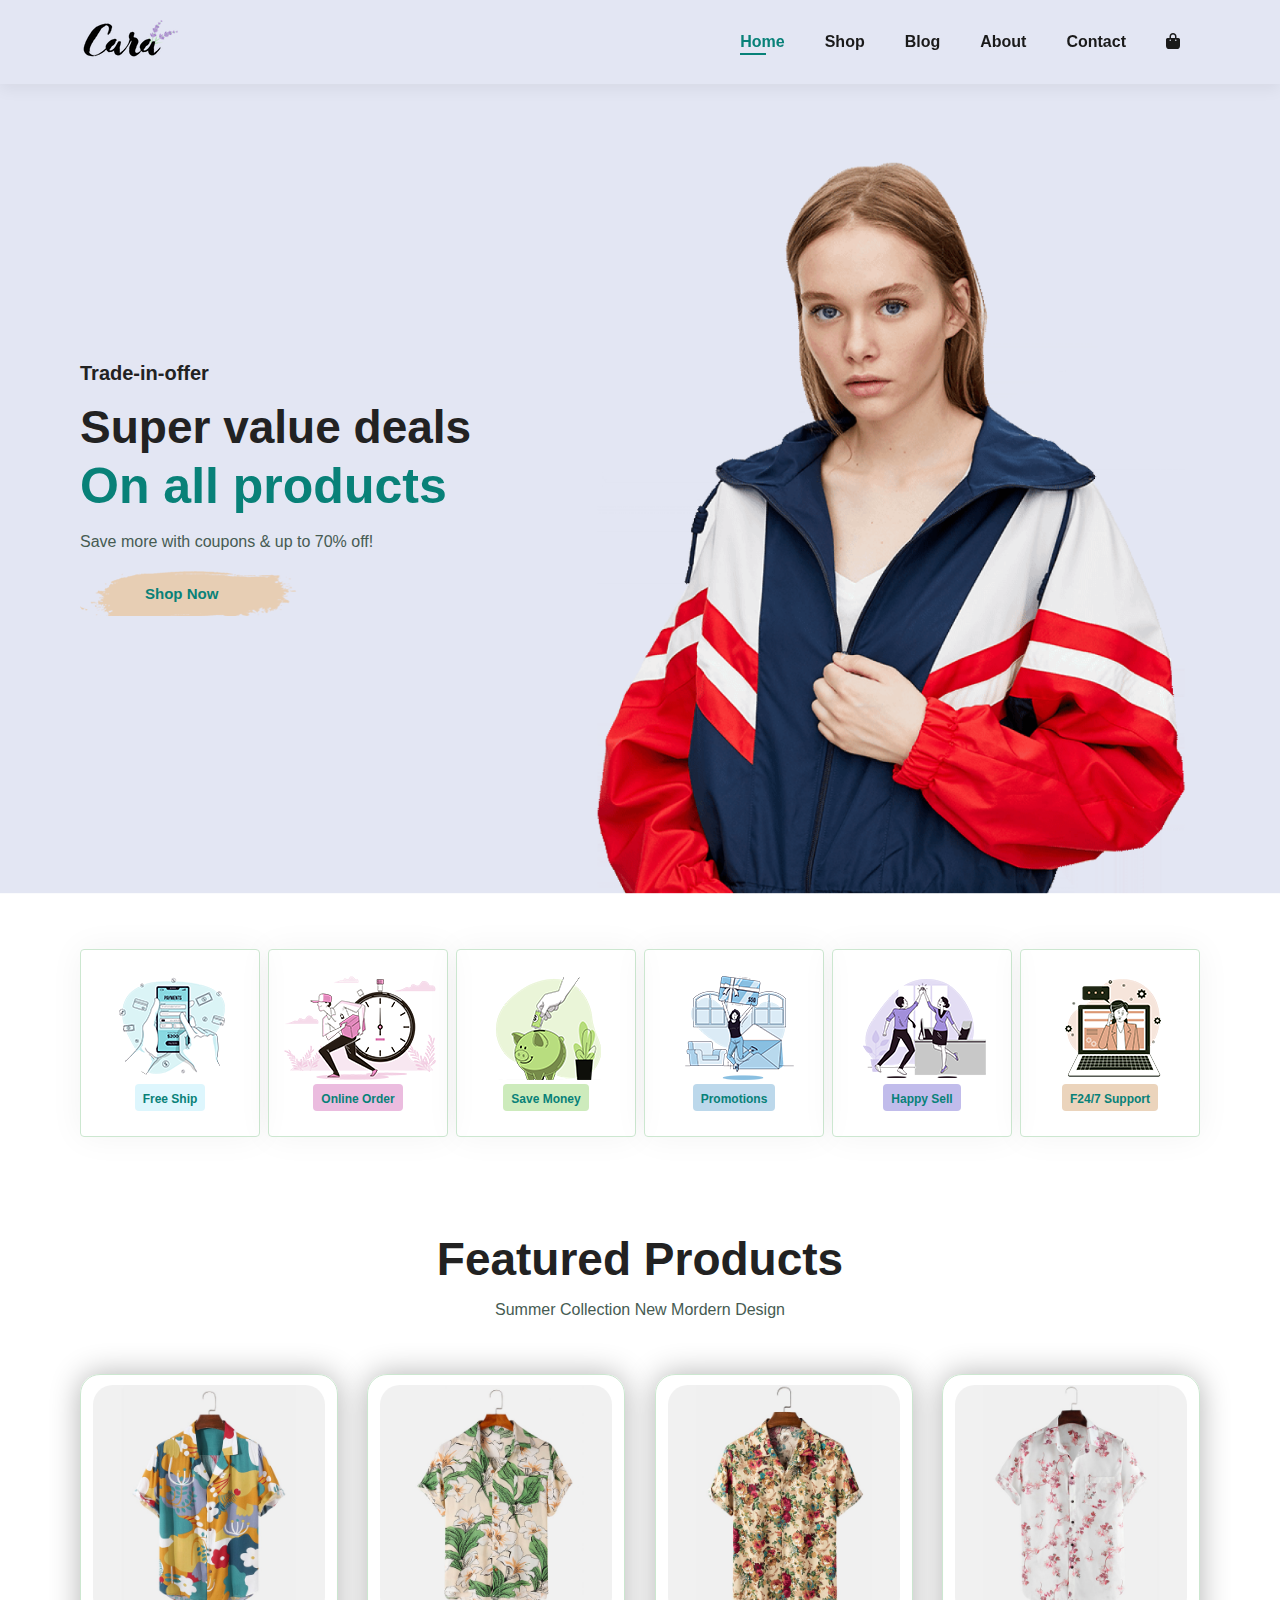
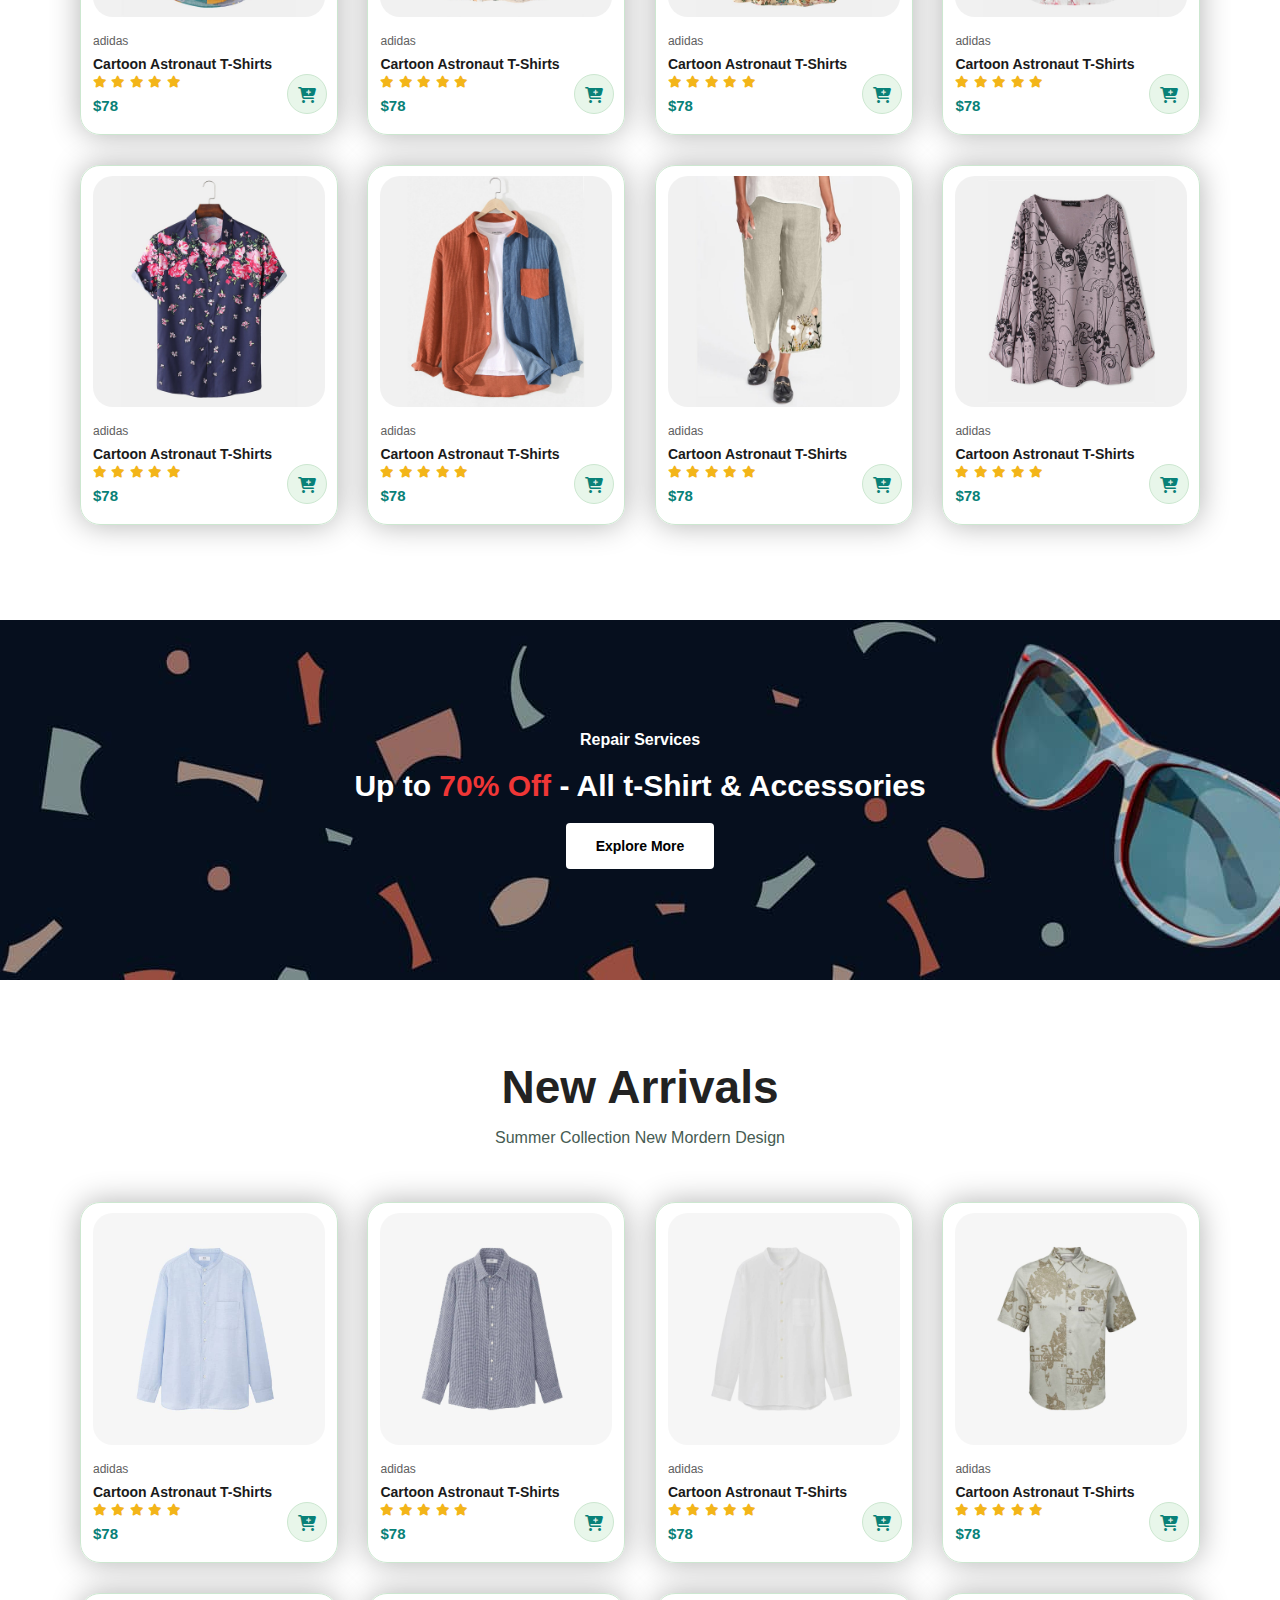
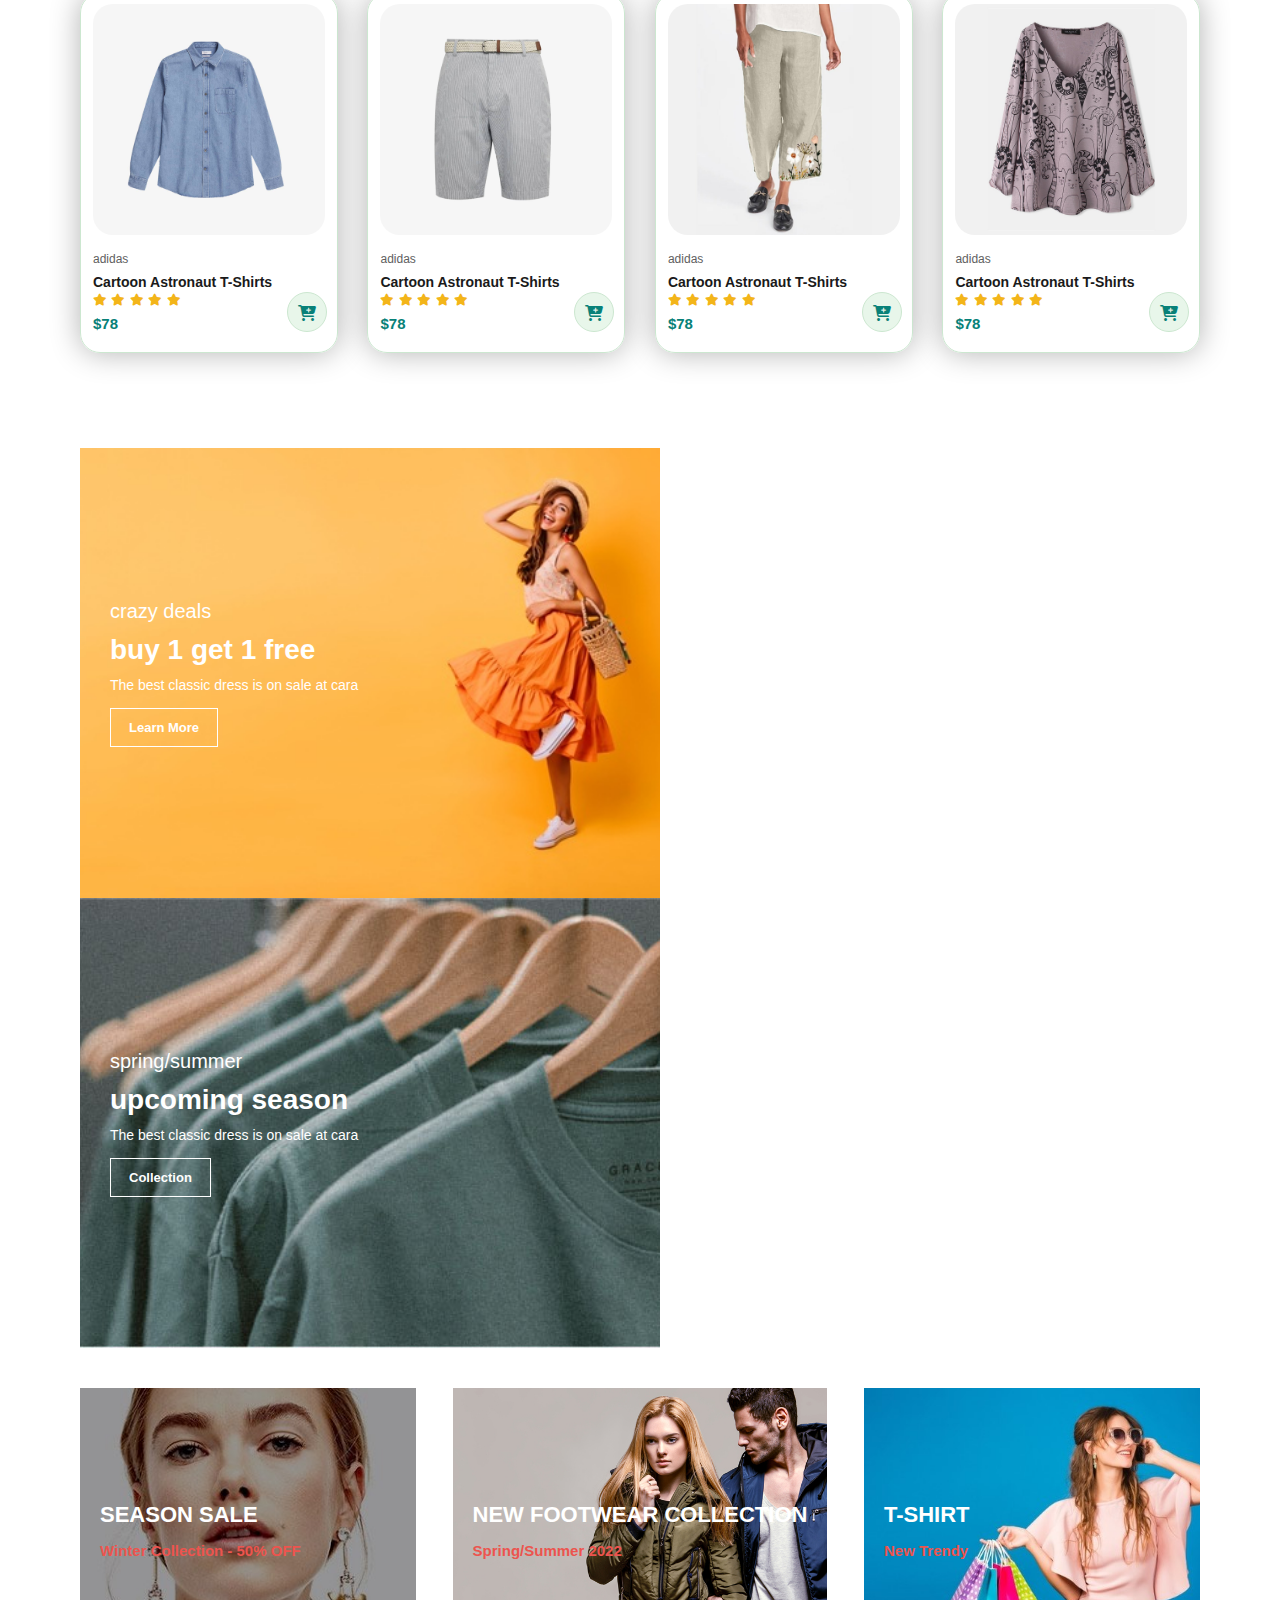
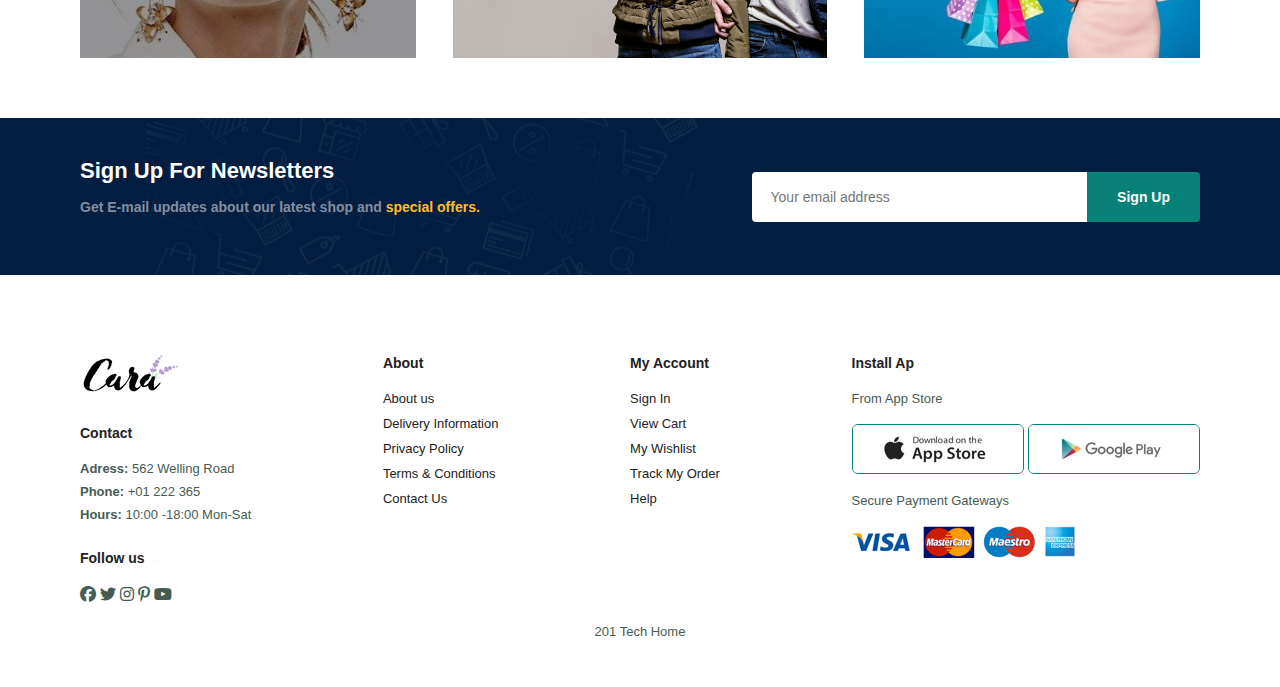
<file: index.html>
<!DOCTYPE html>
<html lang="en">
  <head>
    <meta charset="UTF-8" />
    <meta name="viewport" content="width=device-width, initial-scale=1.0" />
    <title>Document</title>
    <link rel="stylesheet" href="style.css" />
    <link
      rel="stylesheet"
      href="https://cdnjs.cloudflare.com/ajax/libs/font-awesome/6.5.1/css/all.min.css"
    />
  </head>
  <body>
    <section id="header">
      <a href="#"><img src="img/logo.png" class="logo" /></a>
      <div>
        <ul id="navbar">
          <li><a class="active" href="index.html">Home</a></li>
          <li><a href="shop.html">Shop</a></li>
          <li><a href="blog.html">Blog</a></li>
          <li><a href="about.html">About</a></li>
          <li><a href="contact.html">Contact</a></li>
          <li id="lg-bag">
            <a href="cart.html"><i class="fa-solid fa-bag-shopping"></i></a>
          </li>
          <a href="#" id="close"><i class="far fa-times"></i></a>
        </ul>
      </div>
      <div id="mobile">
        <a href="cart.html"><i class="fa-solid fa-bag-shopping"></i></a>
        <i id="bar" class="fas fa-outdent"></i>
      </div>
    </section>

    <section id="hero">
      <h4>Trade-in-offer</h4>
      <h2>Super value deals</h2>
      <h1>On all products</h1>
      <p>Save more with coupons & up to 70% off!</p>
      <button>Shop Now</button>
    </section>

    <section id="feature" class="section-p1">
      <div class="fe-box">
        <img src="img/features/f1.png" />
        <h6>Free Ship</h6>
      </div>
      <div class="fe-box">
        <img src="img/features/f2.png" />
        <h6>Online Order</h6>
      </div>
      <div class="fe-box">
        <img src="img/features/f3.png" />
        <h6>Save Money</h6>
      </div>
      <div class="fe-box">
        <img src="img/features/f4.png" />
        <h6>Promotions</h6>
      </div>
      <div class="fe-box">
        <img src="img/features/f5.png" />
        <h6>Happy Sell</h6>
      </div>
      <div class="fe-box">
        <img src="img/features/f6.png" />
        <h6>F24/7 Support</h6>
      </div>
    </section>

    <section id="product1" class="section-p1">
      <h2>Featured Products</h2>
      <p>Summer Collection New Mordern Design</p>
      <div class="pro-container">
        <div class="pro">
          <img src="img/products/f1.jpg" />
          <div class="des">
            <span>adidas</span>
            <h5>Cartoon Astronaut T-Shirts</h5>
            <div class="star">
              <i class="fas fa-star"></i>
              <i class="fas fa-star"></i>
              <i class="fas fa-star"></i>
              <i class="fas fa-star"></i>
              <i class="fas fa-star"></i>
            </div>
            <h4>$78</h4>
          </div>
          <a href="#"><i class="fa-solid fa-cart-plus cart"></i></a>
        </div>
        <div class="pro">
          <img src="img/products/f2.jpg" />
          <div class="des">
            <span>adidas</span>
            <h5>Cartoon Astronaut T-Shirts</h5>
            <div class="star">
              <i class="fas fa-star"></i>
              <i class="fas fa-star"></i>
              <i class="fas fa-star"></i>
              <i class="fas fa-star"></i>
              <i class="fas fa-star"></i>
            </div>
            <h4>$78</h4>
          </div>
          <a href="#"><i class="fa-solid fa-cart-plus cart"></i></a>
        </div>
        <div class="pro">
          <img src="img/products/f3.jpg" />
          <div class="des">
            <span>adidas</span>
            <h5>Cartoon Astronaut T-Shirts</h5>
            <div class="star">
              <i class="fas fa-star"></i>
              <i class="fas fa-star"></i>
              <i class="fas fa-star"></i>
              <i class="fas fa-star"></i>
              <i class="fas fa-star"></i>
            </div>
            <h4>$78</h4>
          </div>
          <a href="#"><i class="fa-solid fa-cart-plus cart"></i></a>
        </div>
        <div class="pro">
          <img src="img/products/f4.jpg" />
          <div class="des">
            <span>adidas</span>
            <h5>Cartoon Astronaut T-Shirts</h5>
            <div class="star">
              <i class="fas fa-star"></i>
              <i class="fas fa-star"></i>
              <i class="fas fa-star"></i>
              <i class="fas fa-star"></i>
              <i class="fas fa-star"></i>
            </div>
            <h4>$78</h4>
          </div>
          <a href="#"><i class="fa-solid fa-cart-plus cart"></i></a>
        </div>
        <div class="pro">
          <img src="img/products/f5.jpg" />
          <div class="des">
            <span>adidas</span>
            <h5>Cartoon Astronaut T-Shirts</h5>
            <div class="star">
              <i class="fas fa-star"></i>
              <i class="fas fa-star"></i>
              <i class="fas fa-star"></i>
              <i class="fas fa-star"></i>
              <i class="fas fa-star"></i>
            </div>
            <h4>$78</h4>
          </div>
          <a href="#"><i class="fa-solid fa-cart-plus cart"></i></a>
        </div>
        <div class="pro">
          <img src="img/products/f6.jpg" />
          <div class="des">
            <span>adidas</span>
            <h5>Cartoon Astronaut T-Shirts</h5>
            <div class="star">
              <i class="fas fa-star"></i>
              <i class="fas fa-star"></i>
              <i class="fas fa-star"></i>
              <i class="fas fa-star"></i>
              <i class="fas fa-star"></i>
            </div>
            <h4>$78</h4>
          </div>
          <a href="#"><i class="fa-solid fa-cart-plus cart"></i></a>
        </div>
        <div class="pro">
          <img src="img/products/f7.jpg" />
          <div class="des">
            <span>adidas</span>
            <h5>Cartoon Astronaut T-Shirts</h5>
            <div class="star">
              <i class="fas fa-star"></i>
              <i class="fas fa-star"></i>
              <i class="fas fa-star"></i>
              <i class="fas fa-star"></i>
              <i class="fas fa-star"></i>
            </div>
            <h4>$78</h4>
          </div>
          <a href="#"><i class="fa-solid fa-cart-plus cart"></i></a>
        </div>
        <div class="pro">
          <img src="img/products/f8.jpg" />
          <div class="des">
            <span>adidas</span>
            <h5>Cartoon Astronaut T-Shirts</h5>
            <div class="star">
              <i class="fas fa-star"></i>
              <i class="fas fa-star"></i>
              <i class="fas fa-star"></i>
              <i class="fas fa-star"></i>
              <i class="fas fa-star"></i>
            </div>
            <h4>$78</h4>
          </div>
          <a href="#"><i class="fa-solid fa-cart-plus cart"></i></a>
        </div>
      </div>
    </section>

    <section id="banner" class="section-m1">
      <h4>Repair Services</h4>
      <h2>Up to <span>70% Off</span> - All t-Shirt & Accessories</h2>
      <button class="normal">Explore More</button>
    </section>

    <section id="product1" class="section-p1">
      <h2>New Arrivals</h2>
      <p>Summer Collection New Mordern Design</p>
      <div class="pro-container">
        <div class="pro">
          <img src="img/products/n1.jpg" />
          <div class="des">
            <span>adidas</span>
            <h5>Cartoon Astronaut T-Shirts</h5>
            <div class="star">
              <i class="fas fa-star"></i>
              <i class="fas fa-star"></i>
              <i class="fas fa-star"></i>
              <i class="fas fa-star"></i>
              <i class="fas fa-star"></i>
            </div>
            <h4>$78</h4>
          </div>
          <a href="#"><i class="fa-solid fa-cart-plus cart"></i></a>
        </div>
        <div class="pro">
          <img src="img/products/n2.jpg" />
          <div class="des">
            <span>adidas</span>
            <h5>Cartoon Astronaut T-Shirts</h5>
            <div class="star">
              <i class="fas fa-star"></i>
              <i class="fas fa-star"></i>
              <i class="fas fa-star"></i>
              <i class="fas fa-star"></i>
              <i class="fas fa-star"></i>
            </div>
            <h4>$78</h4>
          </div>
          <a href="#"><i class="fa-solid fa-cart-plus cart"></i></a>
        </div>
        <div class="pro">
          <img src="img/products/n3.jpg" />
          <div class="des">
            <span>adidas</span>
            <h5>Cartoon Astronaut T-Shirts</h5>
            <div class="star">
              <i class="fas fa-star"></i>
              <i class="fas fa-star"></i>
              <i class="fas fa-star"></i>
              <i class="fas fa-star"></i>
              <i class="fas fa-star"></i>
            </div>
            <h4>$78</h4>
          </div>
          <a href="#"><i class="fa-solid fa-cart-plus cart"></i></a>
        </div>
        <div class="pro">
          <img src="img/products/n4.jpg" />
          <div class="des">
            <span>adidas</span>
            <h5>Cartoon Astronaut T-Shirts</h5>
            <div class="star">
              <i class="fas fa-star"></i>
              <i class="fas fa-star"></i>
              <i class="fas fa-star"></i>
              <i class="fas fa-star"></i>
              <i class="fas fa-star"></i>
            </div>
            <h4>$78</h4>
          </div>
          <a href="#"><i class="fa-solid fa-cart-plus cart"></i></a>
        </div>
        <div class="pro">
          <img src="img/products/n5.jpg" />
          <div class="des">
            <span>adidas</span>
            <h5>Cartoon Astronaut T-Shirts</h5>
            <div class="star">
              <i class="fas fa-star"></i>
              <i class="fas fa-star"></i>
              <i class="fas fa-star"></i>
              <i class="fas fa-star"></i>
              <i class="fas fa-star"></i>
            </div>
            <h4>$78</h4>
          </div>
          <a href="#"><i class="fa-solid fa-cart-plus cart"></i></a>
        </div>
        <div class="pro">
          <img src="img/products/n6.jpg" />
          <div class="des">
            <span>adidas</span>
            <h5>Cartoon Astronaut T-Shirts</h5>
            <div class="star">
              <i class="fas fa-star"></i>
              <i class="fas fa-star"></i>
              <i class="fas fa-star"></i>
              <i class="fas fa-star"></i>
              <i class="fas fa-star"></i>
            </div>
            <h4>$78</h4>
          </div>
          <a href="#"><i class="fa-solid fa-cart-plus cart"></i></a>
        </div>
        <div class="pro">
          <img src="img/products/f7.jpg" />
          <div class="des">
            <span>adidas</span>
            <h5>Cartoon Astronaut T-Shirts</h5>
            <div class="star">
              <i class="fas fa-star"></i>
              <i class="fas fa-star"></i>
              <i class="fas fa-star"></i>
              <i class="fas fa-star"></i>
              <i class="fas fa-star"></i>
            </div>
            <h4>$78</h4>
          </div>
          <a href="#"><i class="fa-solid fa-cart-plus cart"></i></a>
        </div>
        <div class="pro">
          <img src="img/products/f8.jpg" />
          <div class="des">
            <span>adidas</span>
            <h5>Cartoon Astronaut T-Shirts</h5>
            <div class="star">
              <i class="fas fa-star"></i>
              <i class="fas fa-star"></i>
              <i class="fas fa-star"></i>
              <i class="fas fa-star"></i>
              <i class="fas fa-star"></i>
            </div>
            <h4>$78</h4>
          </div>
          <a href="#"><i class="fa-solid fa-cart-plus cart"></i></a>
        </div>
      </div>
    </section>

    <section id="sm-banner" class="section-p1">
      <div class="banner-box">
        <h4>crazy deals</h4>
        <h2>buy 1 get 1 free</h2>
        <span>The best classic dress is on sale at cara</span>
        <button class="white">Learn More</button>
      </div>
      <div class="banner-box banner-box2">
        <h4>spring/summer</h4>
        <h2>upcoming season</h2>
        <span>The best classic dress is on sale at cara</span>
        <button class="white">Collection</button>
      </div>
    </section>

    <section id="banner3">
      <div class="banner-box">
        <h2>SEASON SALE</h2>
        <h3>Winter Collection - 50% OFF</h3>
      </div>
      <div class="banner-box banner-box2">
        <h2>NEW FOOTWEAR COLLECTION</h2>
        <h3>Spring/Summer 2022</h3>
      </div>
      <div class="banner-box banner-box3">
        <h2>T-SHIRT</h2>
        <h3>New Trendy</h3>
      </div>
    </section>

    <section id="newsletter" class="section-p1 section-m1">
      <div class="newstext">
        <h4>Sign Up For Newsletters</h4>
        <p>
          Get E-mail updates about our latest shop and
          <span>special offers.</span>
        </p>
      </div>
      <div class="form">
        <input type="text" placeholder="Your email address" /><button
          class="normal"
        >
          Sign Up
        </button>
      </div>
    </section>

    <footer class="section-p1">
      <div class="col">
        <img src="img/logo.png" class="logo" alt="" />
        <h4>Contact</h4>
        <p><strong>Adress: </strong> 562 Welling Road</p>
        <p><strong>Phone: </strong> +01 222 365</p>
        <p><strong>Hours: </strong> 10:00 -18:00 Mon-Sat</p>
        <div class="follow">
          <h4>Follow us</h4>
          <div class="icon">
            <i class="fab fa-facebook"></i><i class="fab fa-twitter"></i
            ><i class="fab fa-instagram"></i><i class="fab fa-pinterest-p"></i
            ><i class="fab fa-youtube"></i>
          </div>
        </div>
      </div>
      <div class="col">
        <h4>About</h4>
        <a href="#">About us</a><a href="#">Delivery Information</a
        ><a href="#">Privacy Policy</a><a href="#">Terms & Conditions</a
        ><a href="#">Contact Us</a>
      </div>
      <div class="col">
        <h4>My Account</h4>
        <a href="#">Sign In</a><a href="#">View Cart</a
        ><a href="#">My Wishlist</a><a href="#">Track My Order</a
        ><a href="#">Help</a>
      </div>
      <div class="col install">
        <h4>Install Ap</h4>
        <p>From App Store</p>
        <div class="row">
          <img src="img/pay/app.jpg" />
          <img src="img/pay/play.jpg" />
        </div>
        <p>Secure Payment Gateways</p>
        <img src="img/pay/pay.png" />
      </div>
      <div class="copyright">
        <p>201 Tech Home</p>
      </div>
    </footer>

    <script src="script.js"></script>
  </body>
</html>
</file>
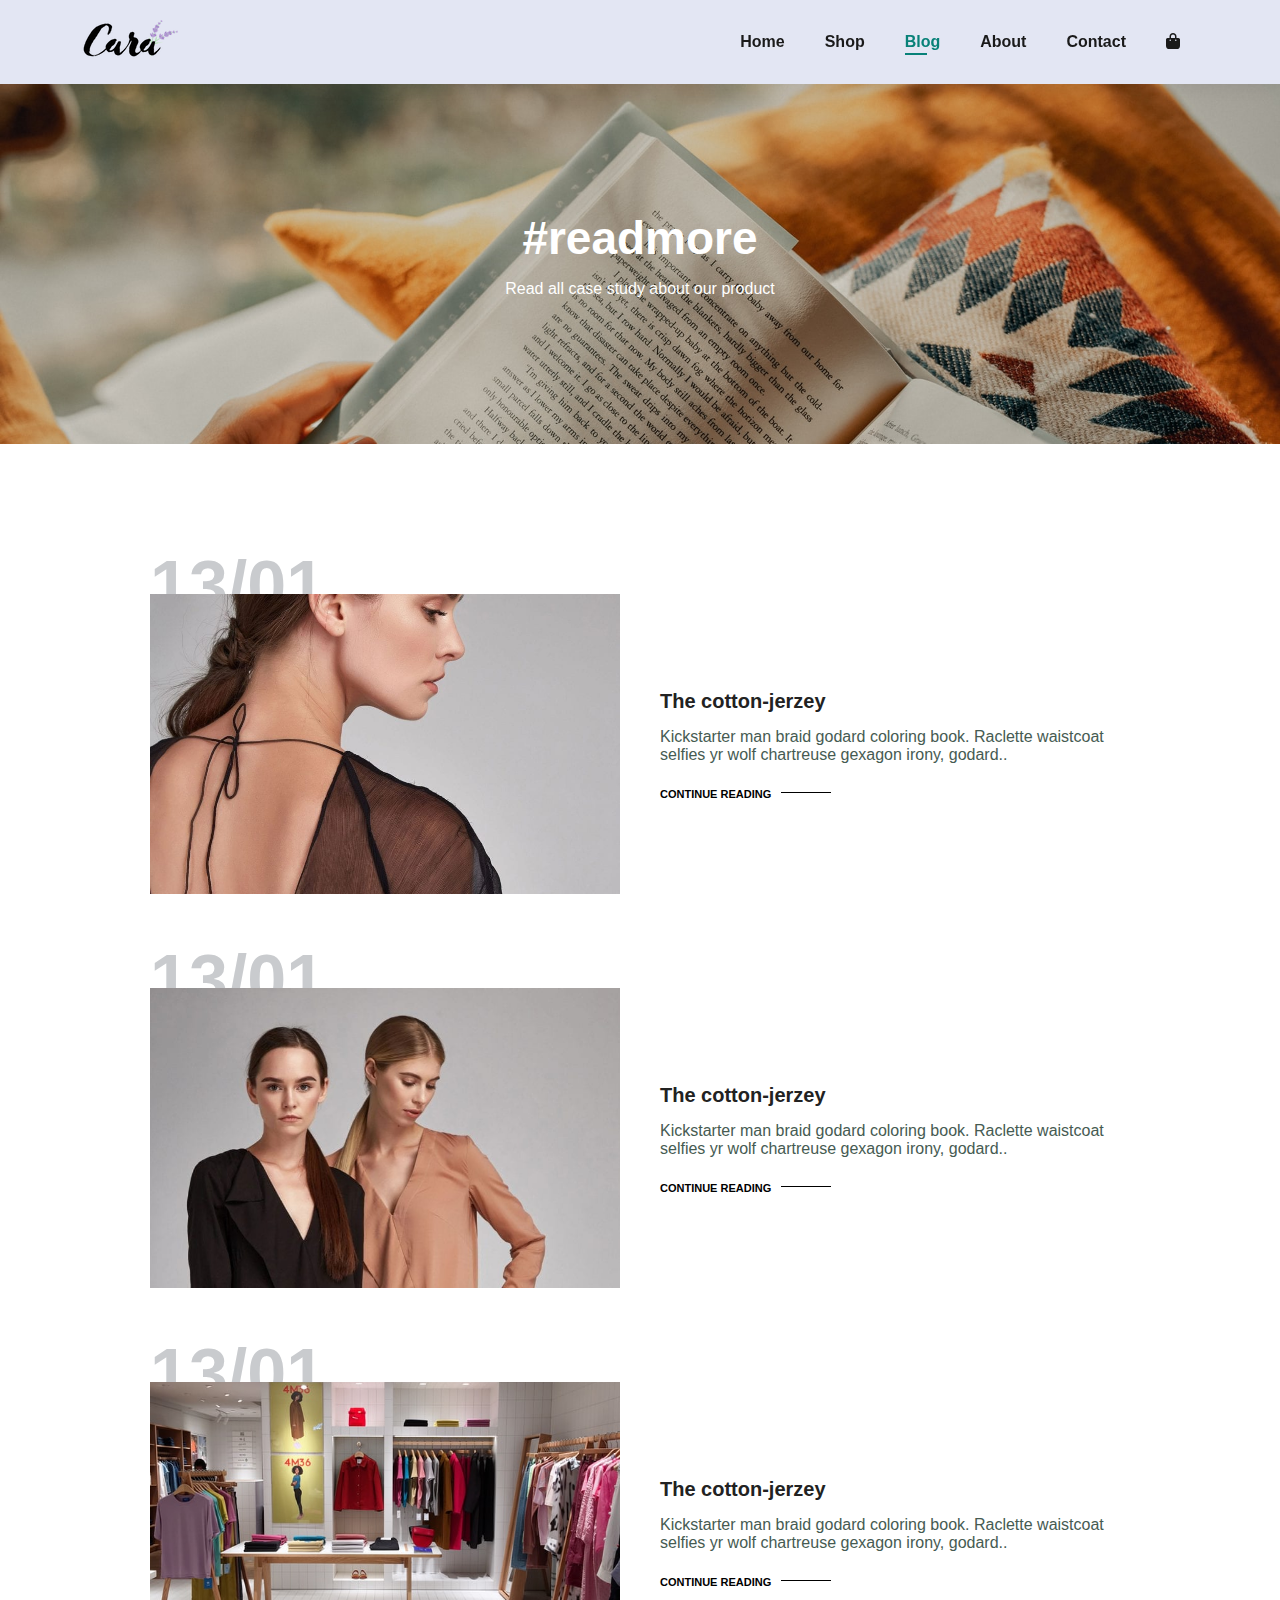
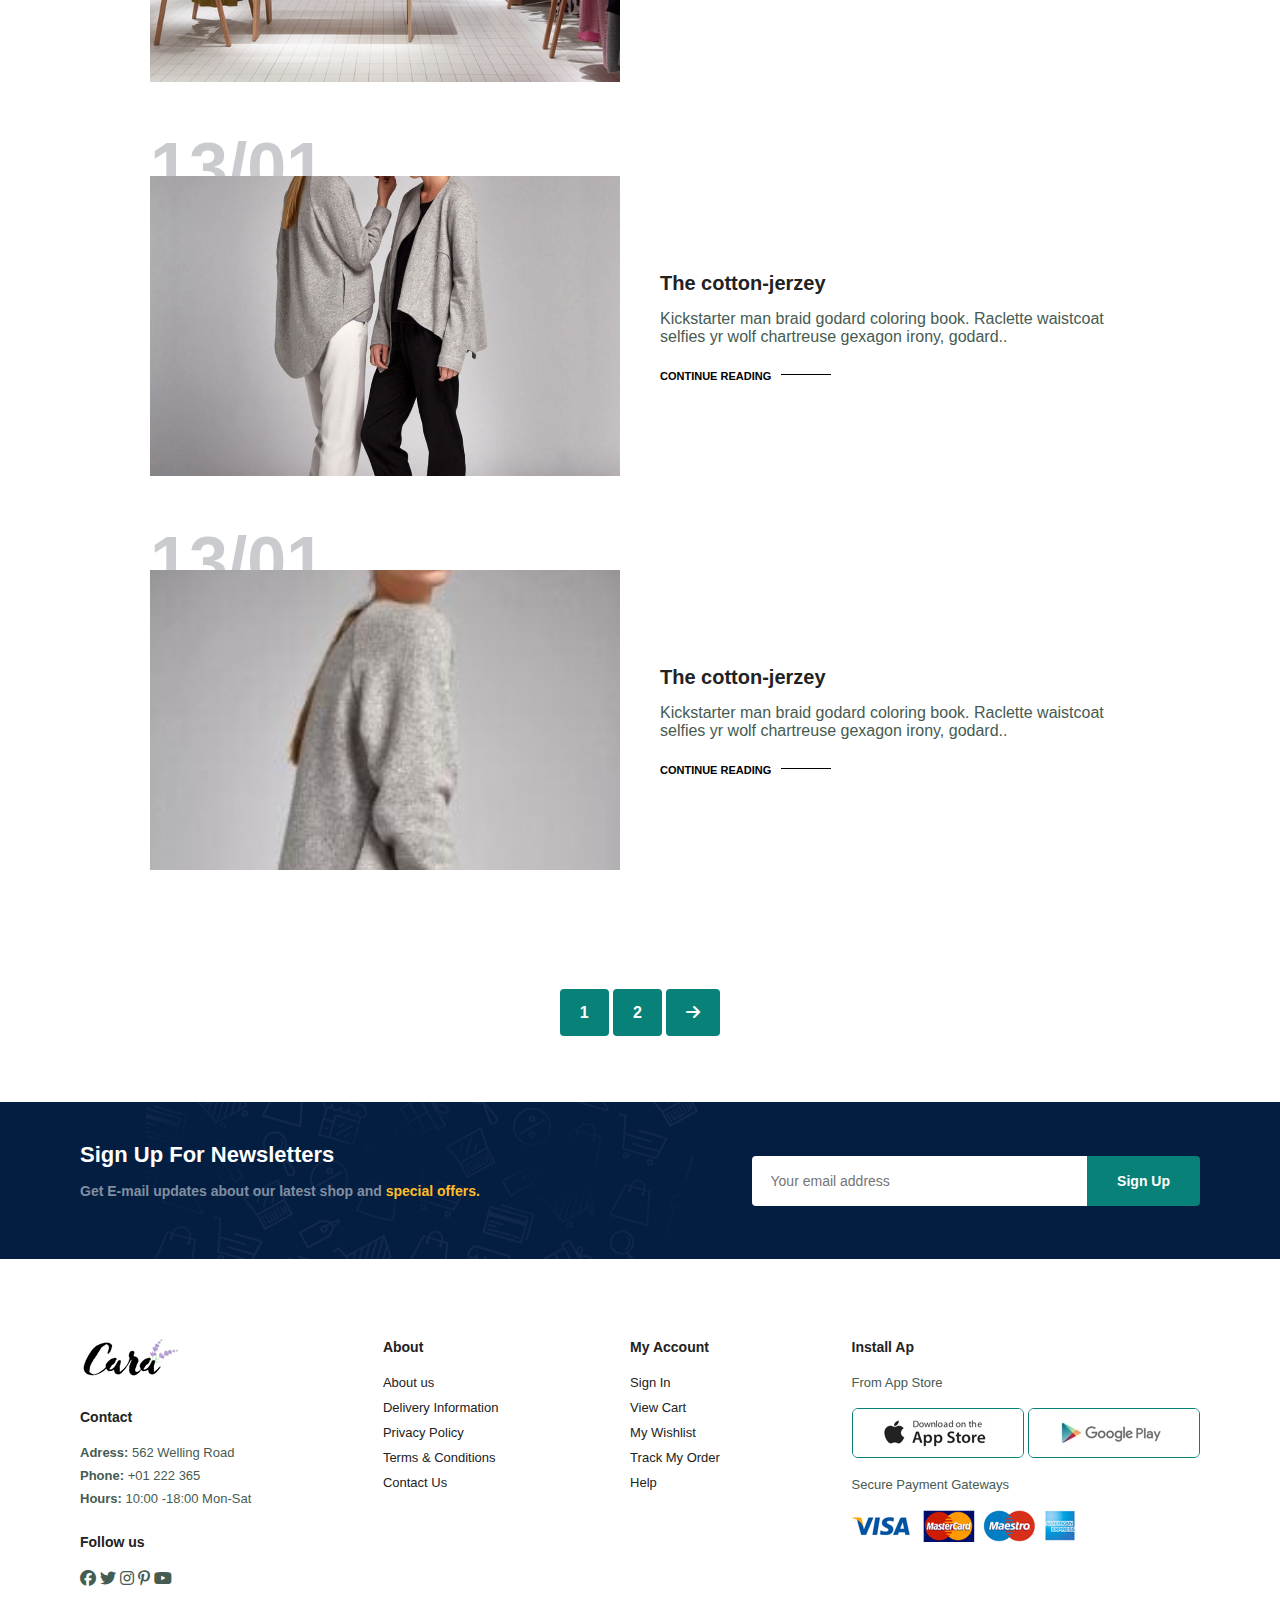
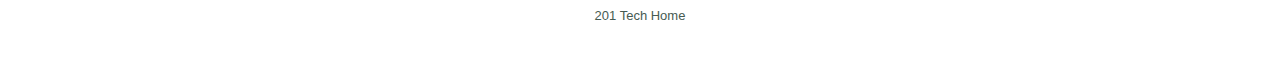
<file: blog.html>
<!DOCTYPE html>
<html lang="en">
  <head>
    <meta charset="UTF-8" />
    <meta name="viewport" content="width=device-width, initial-scale=1.0" />
    <title>Document</title>
    <link rel="stylesheet" href="style.css" />
    <link
      rel="stylesheet"
      href="https://cdnjs.cloudflare.com/ajax/libs/font-awesome/6.5.1/css/all.min.css"
    />
  </head>
  <body>
    <section id="header">
      <a href="#"><img src="img/logo.png" class="logo" /></a>
      <div>
        <ul id="navbar">
          <li><a href="index.html">Home</a></li>
          <li><a href="shop.html">Shop</a></li>
          <li><a class="active" href="blog.html">Blog</a></li>
          <li><a href="about.html">About</a></li>
          <li><a href="contact.html">Contact</a></li>
          <li id="lg-bag">
            <a href="cart.html"><i class="fa-solid fa-bag-shopping"></i></a>
          </li>
          <a href="#" id="close"><i class="far fa-times"></i></a>
        </ul>
      </div>
      <div id="mobile">
        <a href="cart.html"><i class="fa-solid fa-bag-shopping"></i></a>
        <i id="bar" class="fas fa-outdent"></i>
      </div>
    </section>

    <section id="page-header" class="blog-header">
      <h2>#readmore</h2>

      <p>Read all case study about our product</p>
    </section>

    <section id="blog">
      <div class="blog-box">
        <div class="blog-img">
          <img src="img/blog/b1.jpg" />
        </div>
        <div class="blog-details">
          <h4>The cotton-jerzey</h4>
          <p>
            Kickstarter man braid godard coloring book. Raclette waistcoat
            selfies yr wolf chartreuse gexagon irony, godard..
          </p>
          <a href="#">CONTINUE READING</a>
        </div>
        <h1>13/01</h1>
      </div>
      <div class="blog-box">
        <div class="blog-img">
          <img src="img/blog/b2.jpg" />
        </div>
        <div class="blog-details">
          <h4>The cotton-jerzey</h4>
          <p>
            Kickstarter man braid godard coloring book. Raclette waistcoat
            selfies yr wolf chartreuse gexagon irony, godard..
          </p>
          <a href="#">CONTINUE READING</a>
        </div>
        <h1>13/01</h1>
      </div>
      <div class="blog-box">
        <div class="blog-img">
          <img src="img/blog/b3.jpg" />
        </div>
        <div class="blog-details">
          <h4>The cotton-jerzey</h4>
          <p>
            Kickstarter man braid godard coloring book. Raclette waistcoat
            selfies yr wolf chartreuse gexagon irony, godard..
          </p>
          <a href="#">CONTINUE READING</a>
        </div>
        <h1>13/01</h1>
      </div>
      <div class="blog-box">
        <div class="blog-img">
          <img src="img/blog/b4.jpg" />
        </div>
        <div class="blog-details">
          <h4>The cotton-jerzey</h4>
          <p>
            Kickstarter man braid godard coloring book. Raclette waistcoat
            selfies yr wolf chartreuse gexagon irony, godard..
          </p>
          <a href="#">CONTINUE READING</a>
        </div>
        <h1>13/01</h1>
      </div>
      <div class="blog-box">
        <div class="blog-img">
          <img src="img/blog/b5.jpg" />
        </div>
        <div class="blog-details">
          <h4>The cotton-jerzey</h4>
          <p>
            Kickstarter man braid godard coloring book. Raclette waistcoat
            selfies yr wolf chartreuse gexagon irony, godard..
          </p>
          <a href="#">CONTINUE READING</a>
        </div>
        <h1>13/01</h1>
      </div>
    </section>

    <section id="pagination" class="section-p1">
      <a href="#">1</a>
      <a href="#">2</a>
      <a href="#"><i class="fa-solid fa-arrow-right"></i></a>
    </section>

    <section id="newsletter" class="section-p1 section-m1">
      <div class="newstext">
        <h4>Sign Up For Newsletters</h4>
        <p>
          Get E-mail updates about our latest shop and
          <span>special offers.</span>
        </p>
      </div>
      <div class="form">
        <input type="text" placeholder="Your email address" /><button
          class="normal"
        >
          Sign Up
        </button>
      </div>
    </section>

    <footer class="section-p1">
      <div class="col">
        <img src="img/logo.png" class="logo" alt="" />
        <h4>Contact</h4>
        <p><strong>Adress: </strong> 562 Welling Road</p>
        <p><strong>Phone: </strong> +01 222 365</p>
        <p><strong>Hours: </strong> 10:00 -18:00 Mon-Sat</p>
        <div class="follow">
          <h4>Follow us</h4>
          <div class="icon">
            <i class="fab fa-facebook"></i><i class="fab fa-twitter"></i
            ><i class="fab fa-instagram"></i><i class="fab fa-pinterest-p"></i
            ><i class="fab fa-youtube"></i>
          </div>
        </div>
      </div>
      <div class="col">
        <h4>About</h4>
        <a href="#">About us</a><a href="#">Delivery Information</a
        ><a href="#">Privacy Policy</a><a href="#">Terms & Conditions</a
        ><a href="#">Contact Us</a>
      </div>
      <div class="col">
        <h4>My Account</h4>
        <a href="#">Sign In</a><a href="#">View Cart</a
        ><a href="#">My Wishlist</a><a href="#">Track My Order</a
        ><a href="#">Help</a>
      </div>
      <div class="col install">
        <h4>Install Ap</h4>
        <p>From App Store</p>
        <div class="row">
          <img src="img/pay/app.jpg" />
          <img src="img/pay/play.jpg" />
        </div>
        <p>Secure Payment Gateways</p>
        <img src="img/pay/pay.png" />
      </div>
      <div class="copyright">
        <p>201 Tech Home</p>
      </div>
    </footer>

    <script src="script.js"></script>
  </body>
</html>
</file>
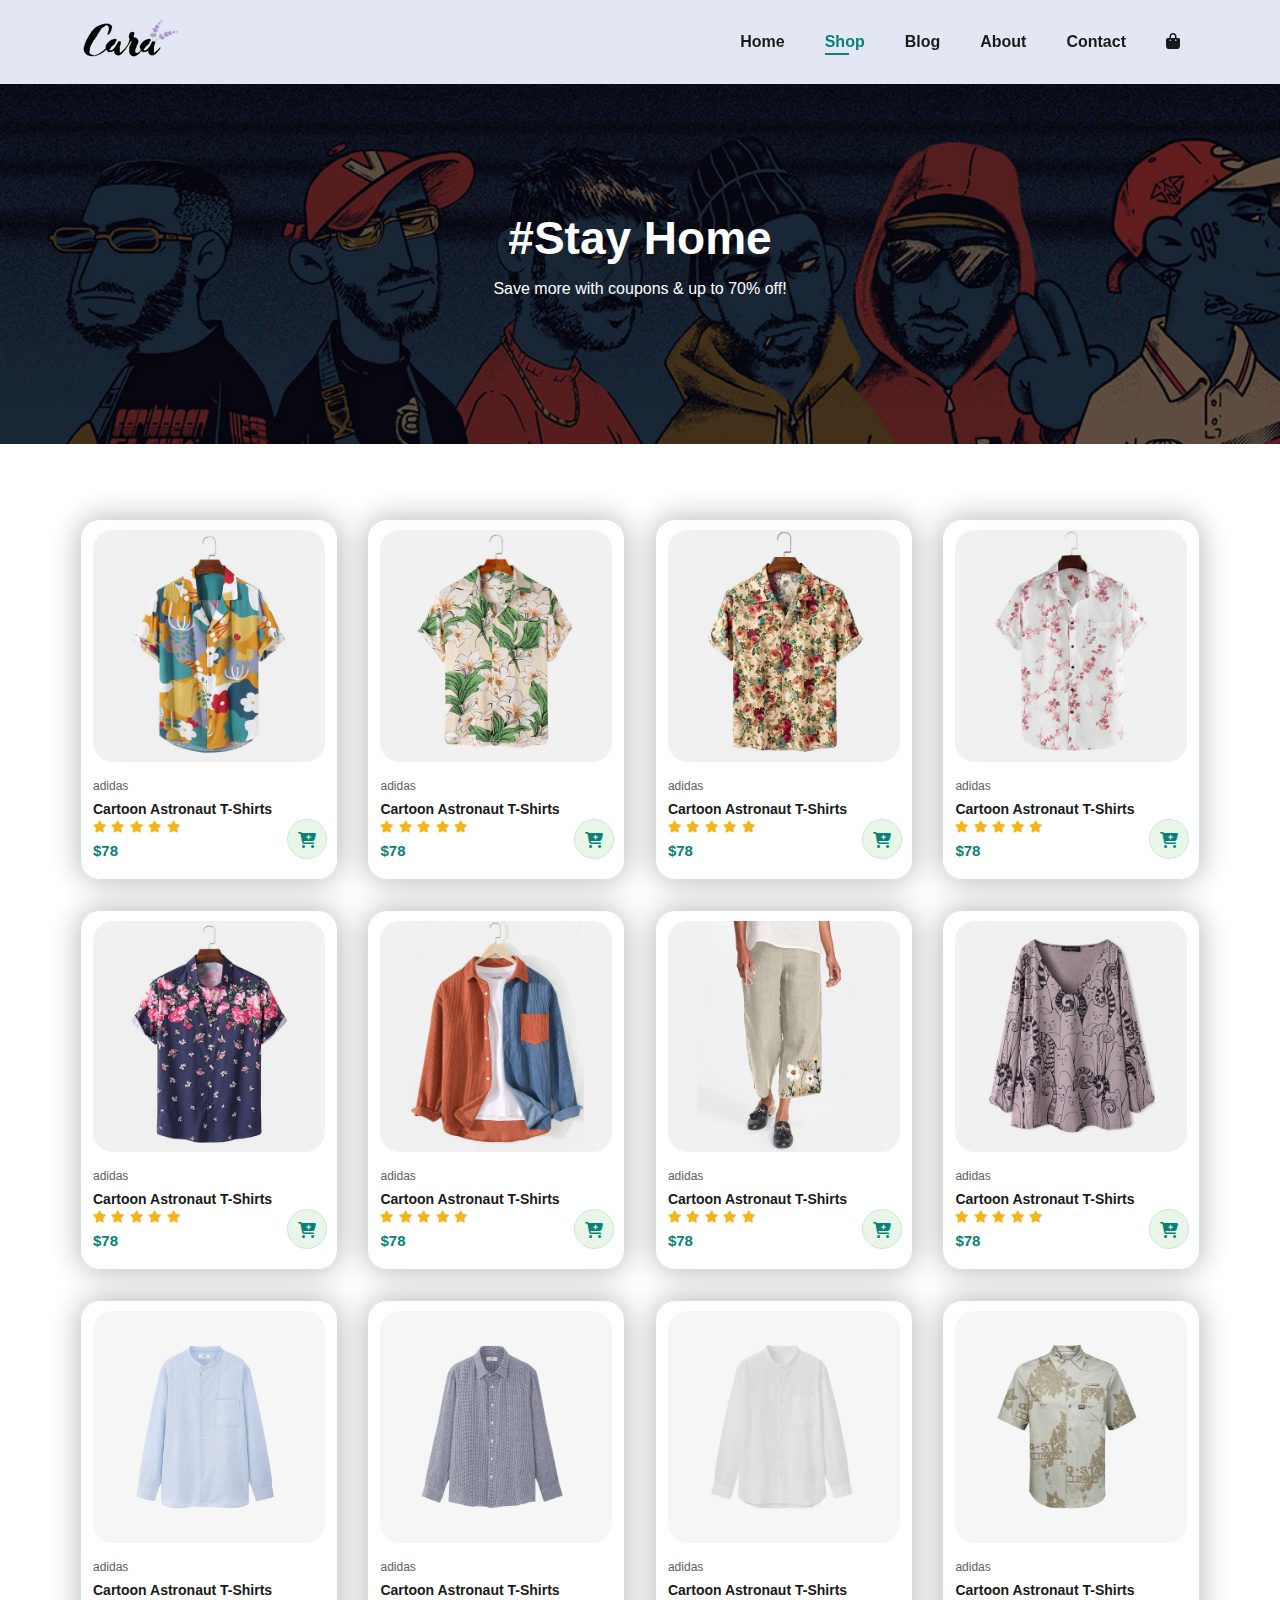
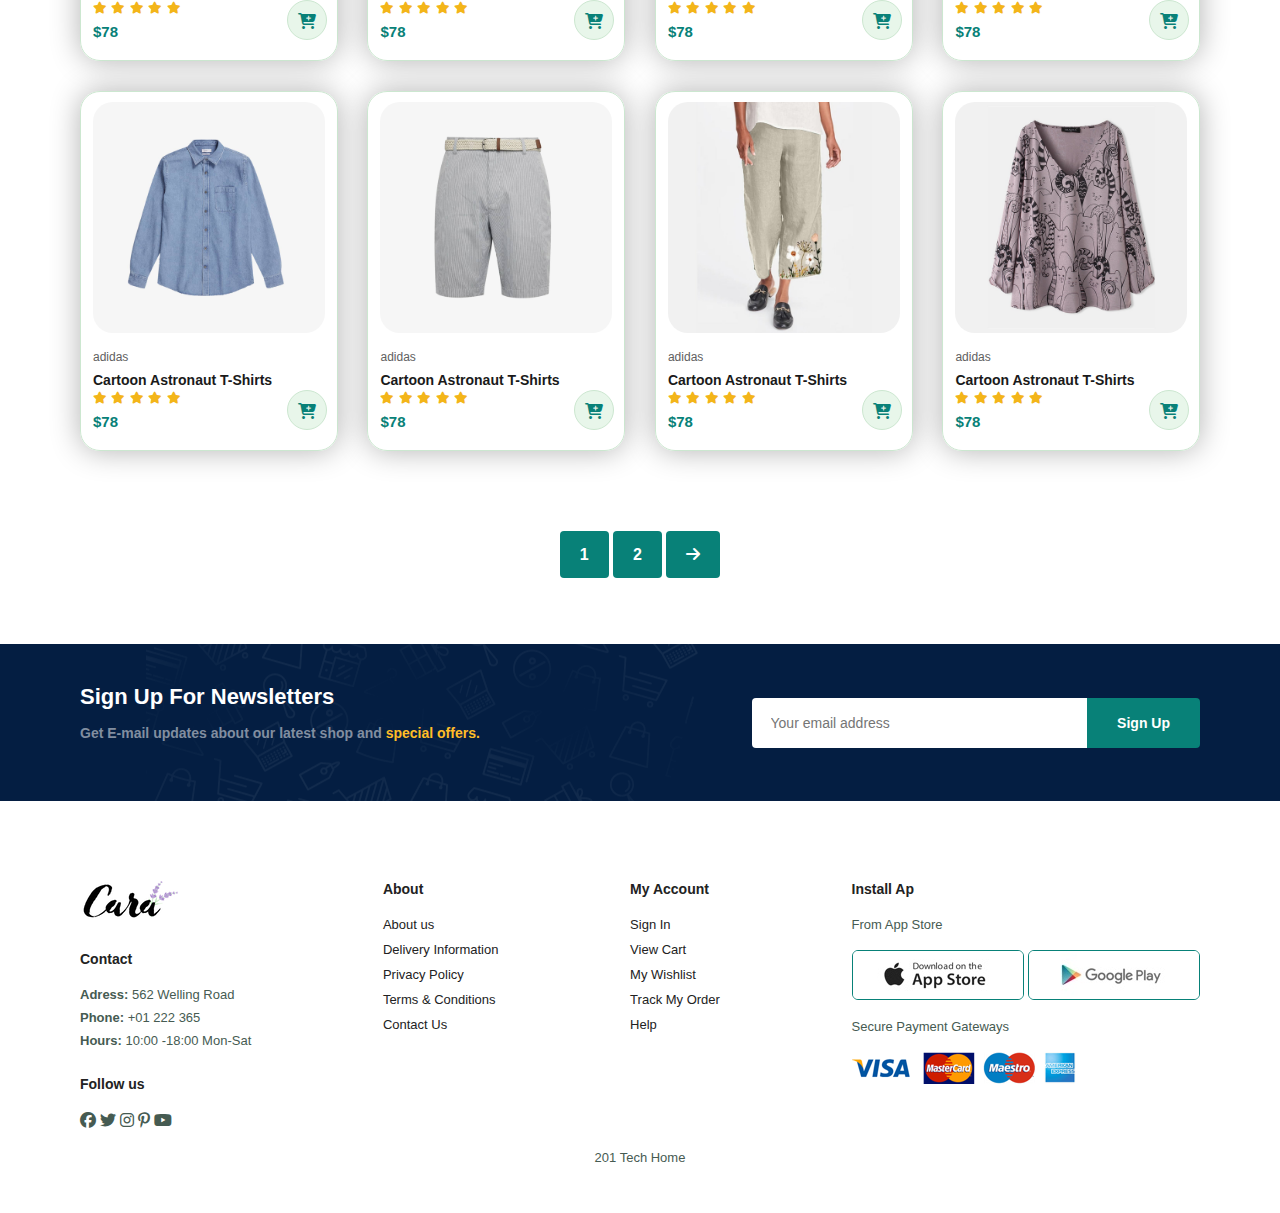
<file: shop.html>
<!DOCTYPE html>
<html lang="en">
  <head>
    <meta charset="UTF-8" />
    <meta name="viewport" content="width=device-width, initial-scale=1.0" />
    <title>Document</title>
    <link rel="stylesheet" href="style.css" />
    <link
      rel="stylesheet"
      href="https://cdnjs.cloudflare.com/ajax/libs/font-awesome/6.5.1/css/all.min.css"
    />
  </head>
  <body>
    <section id="header">
      <a href="#"><img src="img/logo.png" class="logo" /></a>
      <div>
        <ul id="navbar">
          <li><a href="index.html">Home</a></li>
          <li><a class="active" href="shop.html">Shop</a></li>
          <li><a href="blog.html">Blog</a></li>
          <li><a href="about.html">About</a></li>
          <li><a href="contact.html">Contact</a></li>
          <li id="lg-bag">
            <a href="cart.html"><i class="fa-solid fa-bag-shopping"></i></a>
          </li>
          <a href="#" id="close"><i class="far fa-times"></i></a>
        </ul>
      </div>
      <div id="mobile">
        <a href="cart.html"><i class="fa-solid fa-bag-shopping"></i></a>
        <i id="bar" class="fas fa-outdent"></i>
      </div>
    </section>

    <section id="page-header">
      <h2>#Stay Home</h2>

      <p>Save more with coupons & up to 70% off!</p>
    </section>

    <section id="product1" class="section-p1">
      <div class="pro-container">
        <div class="pro" onclick="window.location.href='sproduct.html';">
          <img src="img/products/f1.jpg" />
          <div class="des">
            <span>adidas</span>
            <h5>Cartoon Astronaut T-Shirts</h5>
            <div class="star">
              <i class="fas fa-star"></i>
              <i class="fas fa-star"></i>
              <i class="fas fa-star"></i>
              <i class="fas fa-star"></i>
              <i class="fas fa-star"></i>
            </div>
            <h4>$78</h4>
          </div>
          <a href="#"><i class="fa-solid fa-cart-plus cart"></i></a>
        </div>
        <div class="pro">
          <img src="img/products/f2.jpg" />
          <div class="des">
            <span>adidas</span>
            <h5>Cartoon Astronaut T-Shirts</h5>
            <div class="star">
              <i class="fas fa-star"></i>
              <i class="fas fa-star"></i>
              <i class="fas fa-star"></i>
              <i class="fas fa-star"></i>
              <i class="fas fa-star"></i>
            </div>
            <h4>$78</h4>
          </div>
          <a href="#"><i class="fa-solid fa-cart-plus cart"></i></a>
        </div>
        <div class="pro">
          <img src="img/products/f3.jpg" />
          <div class="des">
            <span>adidas</span>
            <h5>Cartoon Astronaut T-Shirts</h5>
            <div class="star">
              <i class="fas fa-star"></i>
              <i class="fas fa-star"></i>
              <i class="fas fa-star"></i>
              <i class="fas fa-star"></i>
              <i class="fas fa-star"></i>
            </div>
            <h4>$78</h4>
          </div>
          <a href="#"><i class="fa-solid fa-cart-plus cart"></i></a>
        </div>
        <div class="pro">
          <img src="img/products/f4.jpg" />
          <div class="des">
            <span>adidas</span>
            <h5>Cartoon Astronaut T-Shirts</h5>
            <div class="star">
              <i class="fas fa-star"></i>
              <i class="fas fa-star"></i>
              <i class="fas fa-star"></i>
              <i class="fas fa-star"></i>
              <i class="fas fa-star"></i>
            </div>
            <h4>$78</h4>
          </div>
          <a href="#"><i class="fa-solid fa-cart-plus cart"></i></a>
        </div>
        <div class="pro">
          <img src="img/products/f5.jpg" />
          <div class="des">
            <span>adidas</span>
            <h5>Cartoon Astronaut T-Shirts</h5>
            <div class="star">
              <i class="fas fa-star"></i>
              <i class="fas fa-star"></i>
              <i class="fas fa-star"></i>
              <i class="fas fa-star"></i>
              <i class="fas fa-star"></i>
            </div>
            <h4>$78</h4>
          </div>
          <a href="#"><i class="fa-solid fa-cart-plus cart"></i></a>
        </div>
        <div class="pro">
          <img src="img/products/f6.jpg" />
          <div class="des">
            <span>adidas</span>
            <h5>Cartoon Astronaut T-Shirts</h5>
            <div class="star">
              <i class="fas fa-star"></i>
              <i class="fas fa-star"></i>
              <i class="fas fa-star"></i>
              <i class="fas fa-star"></i>
              <i class="fas fa-star"></i>
            </div>
            <h4>$78</h4>
          </div>
          <a href="#"><i class="fa-solid fa-cart-plus cart"></i></a>
        </div>
        <div class="pro">
          <img src="img/products/f7.jpg" />
          <div class="des">
            <span>adidas</span>
            <h5>Cartoon Astronaut T-Shirts</h5>
            <div class="star">
              <i class="fas fa-star"></i>
              <i class="fas fa-star"></i>
              <i class="fas fa-star"></i>
              <i class="fas fa-star"></i>
              <i class="fas fa-star"></i>
            </div>
            <h4>$78</h4>
          </div>
          <a href="#"><i class="fa-solid fa-cart-plus cart"></i></a>
        </div>
        <div class="pro">
          <img src="img/products/f8.jpg" />
          <div class="des">
            <span>adidas</span>
            <h5>Cartoon Astronaut T-Shirts</h5>
            <div class="star">
              <i class="fas fa-star"></i>
              <i class="fas fa-star"></i>
              <i class="fas fa-star"></i>
              <i class="fas fa-star"></i>
              <i class="fas fa-star"></i>
            </div>
            <h4>$78</h4>
          </div>
          <a href="#"><i class="fa-solid fa-cart-plus cart"></i></a>
        </div>
        <div class="pro">
          <img src="img/products/n1.jpg" />
          <div class="des">
            <span>adidas</span>
            <h5>Cartoon Astronaut T-Shirts</h5>
            <div class="star">
              <i class="fas fa-star"></i>
              <i class="fas fa-star"></i>
              <i class="fas fa-star"></i>
              <i class="fas fa-star"></i>
              <i class="fas fa-star"></i>
            </div>
            <h4>$78</h4>
          </div>
          <a href="#"><i class="fa-solid fa-cart-plus cart"></i></a>
        </div>
        <div class="pro">
          <img src="img/products/n2.jpg" />
          <div class="des">
            <span>adidas</span>
            <h5>Cartoon Astronaut T-Shirts</h5>
            <div class="star">
              <i class="fas fa-star"></i>
              <i class="fas fa-star"></i>
              <i class="fas fa-star"></i>
              <i class="fas fa-star"></i>
              <i class="fas fa-star"></i>
            </div>
            <h4>$78</h4>
          </div>
          <a href="#"><i class="fa-solid fa-cart-plus cart"></i></a>
        </div>
        <div class="pro">
          <img src="img/products/n3.jpg" />
          <div class="des">
            <span>adidas</span>
            <h5>Cartoon Astronaut T-Shirts</h5>
            <div class="star">
              <i class="fas fa-star"></i>
              <i class="fas fa-star"></i>
              <i class="fas fa-star"></i>
              <i class="fas fa-star"></i>
              <i class="fas fa-star"></i>
            </div>
            <h4>$78</h4>
          </div>
          <a href="#"><i class="fa-solid fa-cart-plus cart"></i></a>
        </div>
        <div class="pro">
          <img src="img/products/n4.jpg" />
          <div class="des">
            <span>adidas</span>
            <h5>Cartoon Astronaut T-Shirts</h5>
            <div class="star">
              <i class="fas fa-star"></i>
              <i class="fas fa-star"></i>
              <i class="fas fa-star"></i>
              <i class="fas fa-star"></i>
              <i class="fas fa-star"></i>
            </div>
            <h4>$78</h4>
          </div>
          <a href="#"><i class="fa-solid fa-cart-plus cart"></i></a>
        </div>
        <div class="pro">
          <img src="img/products/n5.jpg" />
          <div class="des">
            <span>adidas</span>
            <h5>Cartoon Astronaut T-Shirts</h5>
            <div class="star">
              <i class="fas fa-star"></i>
              <i class="fas fa-star"></i>
              <i class="fas fa-star"></i>
              <i class="fas fa-star"></i>
              <i class="fas fa-star"></i>
            </div>
            <h4>$78</h4>
          </div>
          <a href="#"><i class="fa-solid fa-cart-plus cart"></i></a>
        </div>
        <div class="pro">
          <img src="img/products/n6.jpg" />
          <div class="des">
            <span>adidas</span>
            <h5>Cartoon Astronaut T-Shirts</h5>
            <div class="star">
              <i class="fas fa-star"></i>
              <i class="fas fa-star"></i>
              <i class="fas fa-star"></i>
              <i class="fas fa-star"></i>
              <i class="fas fa-star"></i>
            </div>
            <h4>$78</h4>
          </div>
          <a href="#"><i class="fa-solid fa-cart-plus cart"></i></a>
        </div>
        <div class="pro">
          <img src="img/products/f7.jpg" />
          <div class="des">
            <span>adidas</span>
            <h5>Cartoon Astronaut T-Shirts</h5>
            <div class="star">
              <i class="fas fa-star"></i>
              <i class="fas fa-star"></i>
              <i class="fas fa-star"></i>
              <i class="fas fa-star"></i>
              <i class="fas fa-star"></i>
            </div>
            <h4>$78</h4>
          </div>
          <a href="#"><i class="fa-solid fa-cart-plus cart"></i></a>
        </div>
        <div class="pro">
          <img src="img/products/f8.jpg" />
          <div class="des">
            <span>adidas</span>
            <h5>Cartoon Astronaut T-Shirts</h5>
            <div class="star">
              <i class="fas fa-star"></i>
              <i class="fas fa-star"></i>
              <i class="fas fa-star"></i>
              <i class="fas fa-star"></i>
              <i class="fas fa-star"></i>
            </div>
            <h4>$78</h4>
          </div>
          <a href="#"><i class="fa-solid fa-cart-plus cart"></i></a>
        </div>
      </div>
    </section>

    <section id="pagination" class="section-p1">
      <a href="#">1</a>
      <a href="#">2</a>
      <a href="#"><i class="fa-solid fa-arrow-right"></i></a>
    </section>

    <section id="newsletter" class="section-p1 section-m1">
      <div class="newstext">
        <h4>Sign Up For Newsletters</h4>
        <p>
          Get E-mail updates about our latest shop and
          <span>special offers.</span>
        </p>
      </div>
      <div class="form">
        <input type="text" placeholder="Your email address" /><button
          class="normal"
        >
          Sign Up
        </button>
      </div>
    </section>

    <footer class="section-p1">
      <div class="col">
        <img src="img/logo.png" class="logo" alt="" />
        <h4>Contact</h4>
        <p><strong>Adress: </strong> 562 Welling Road</p>
        <p><strong>Phone: </strong> +01 222 365</p>
        <p><strong>Hours: </strong> 10:00 -18:00 Mon-Sat</p>
        <div class="follow">
          <h4>Follow us</h4>
          <div class="icon">
            <i class="fab fa-facebook"></i><i class="fab fa-twitter"></i
            ><i class="fab fa-instagram"></i><i class="fab fa-pinterest-p"></i
            ><i class="fab fa-youtube"></i>
          </div>
        </div>
      </div>
      <div class="col">
        <h4>About</h4>
        <a href="#">About us</a><a href="#">Delivery Information</a
        ><a href="#">Privacy Policy</a><a href="#">Terms & Conditions</a
        ><a href="#">Contact Us</a>
      </div>
      <div class="col">
        <h4>My Account</h4>
        <a href="#">Sign In</a><a href="#">View Cart</a
        ><a href="#">My Wishlist</a><a href="#">Track My Order</a
        ><a href="#">Help</a>
      </div>
      <div class="col install">
        <h4>Install Ap</h4>
        <p>From App Store</p>
        <div class="row">
          <img src="img/pay/app.jpg" />
          <img src="img/pay/play.jpg" />
        </div>
        <p>Secure Payment Gateways</p>
        <img src="img/pay/pay.png" />
      </div>
      <div class="copyright">
        <p>201 Tech Home</p>
      </div>
    </footer>

    <script src="script.js"></script>
  </body>
</html>
</file>
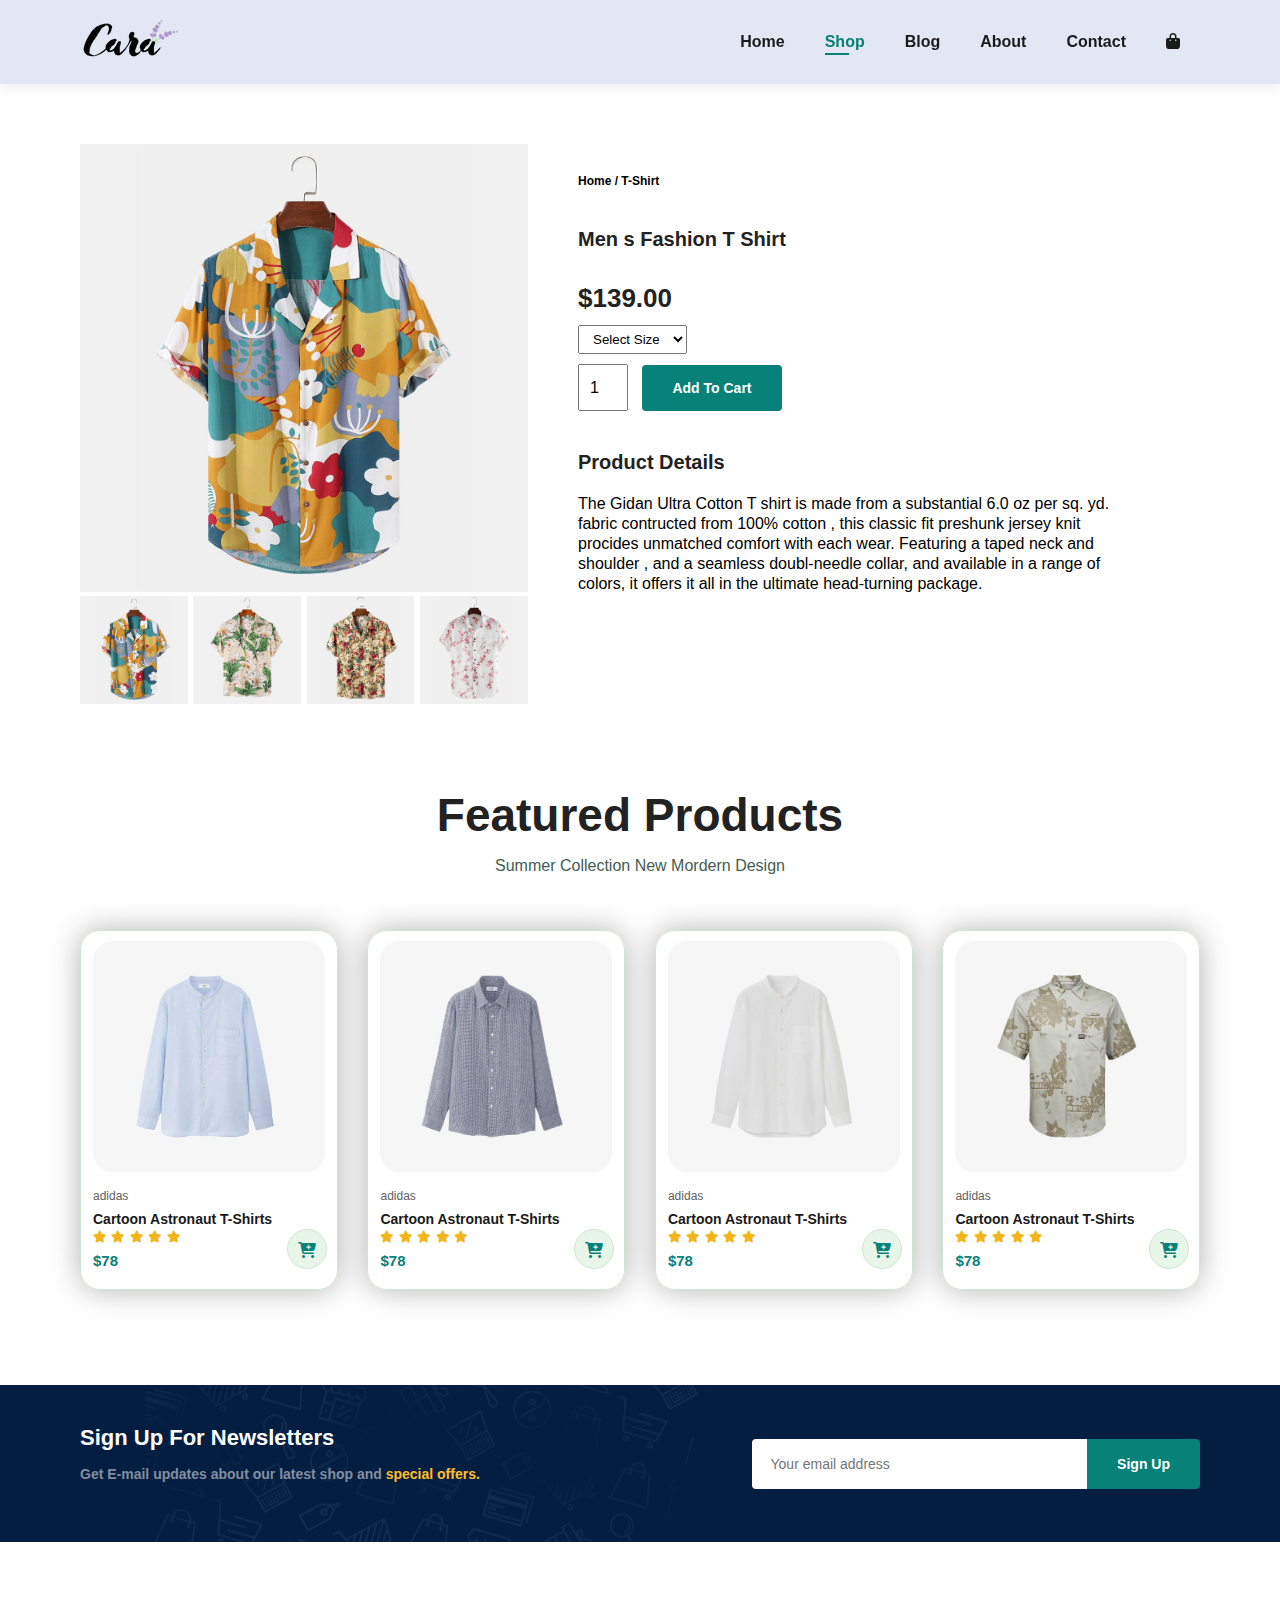
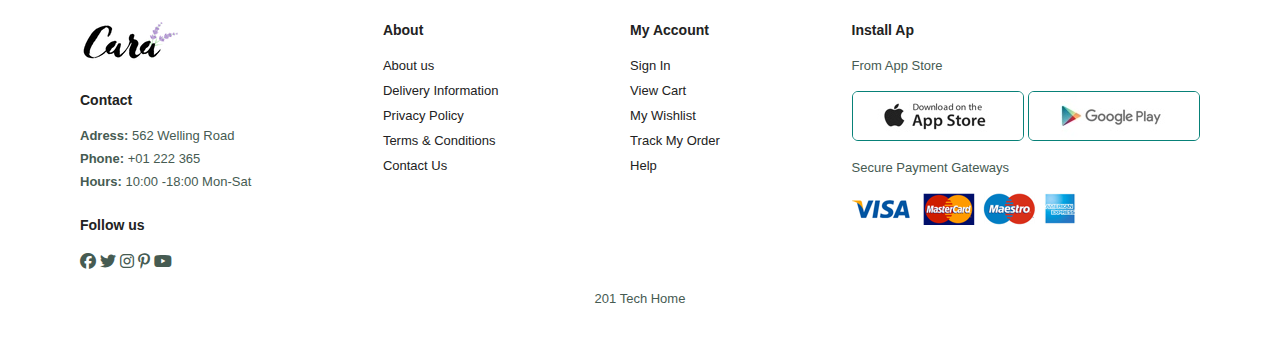
<file: sproduct.html>
<!DOCTYPE html>
<html lang="en">
  <head>
    <meta charset="UTF-8" />
    <meta name="viewport" content="width=device-width, initial-scale=1.0" />
    <title>Document</title>
    <link rel="stylesheet" href="style.css" />
    <link
      rel="stylesheet"
      href="https://cdnjs.cloudflare.com/ajax/libs/font-awesome/6.5.1/css/all.min.css"
    />
  </head>
  <body>
    <section id="header">
      <a href="#"><img src="img/logo.png" class="logo" /></a>
      <div>
        <ul id="navbar">
          <li><a href="index.html">Home</a></li>
          <li><a class="active" href="shop.html">Shop</a></li>
          <li><a href="blog.html">Blog</a></li>
          <li><a href="about.html">About</a></li>
          <li><a href="contact.html">Contact</a></li>
          <li id="lg-bag">
            <a href="cart.html"><i class="fa-solid fa-bag-shopping"></i></a>
          </li>
          <a href="#" id="close"><i class="far fa-times"></i></a>
        </ul>
      </div>
      <div id="mobile">
        <a href="cart.html"><i class="fa-solid fa-bag-shopping"></i></a>
        <i id="bar" class="fas fa-outdent"></i>
      </div>
    </section>

    <section id="prodetails" class="section-p1">
      <div class="single-pro-image">
        <img src="img/products/f1.jpg" width="100%" id="MainImg" />

        <div class="small-img-group">
          <div class="small-img-col">
            <img src="img/products/f1.jpg" width="100%" class="small-img" />
          </div>
          <div class="small-img-col">
            <img src="img/products/f2.jpg" width="100%" class="small-img" />
          </div>
          <div class="small-img-col">
            <img src="img/products/f3.jpg" width="100%" class="small-img" />
          </div>
          <div class="small-img-col">
            <img src="img/products/f4.jpg" width="100%" class="small-img" />
          </div>
        </div>
      </div>
      <div class="single-pro-details">
        <h6>Home / T-Shirt</h6>
        <h4>Men s Fashion T Shirt</h4>
        <h2>$139.00</h2>
        <select>
          <option>Select Size</option>
          <option>XL</option>
          <option>XXL</option>
          <option>Small</option>
          <option>Large</option>
        </select>
        <input type="number" value="1" />
        <button class="normal">Add To Cart</button>
        <h4>Product Details</h4>
        <span
          >The Gidan Ultra Cotton T shirt is made from a substantial 6.0 oz per
          sq. yd. fabric contructed from 100% cotton , this classic fit preshunk
          jersey knit procides unmatched comfort with each wear. Featuring a
          taped neck and shoulder , and a seamless doubl-needle collar, and
          available in a range of colors, it offers it all in the ultimate
          head-turning package.</span
        >
      </div>
    </section>

    <section id="product1" class="section-p1">
      <h2>Featured Products</h2>
      <p>Summer Collection New Mordern Design</p>
      <div class="pro-container">
        <div class="pro">
          <img src="img/products/n1.jpg" />
          <div class="des">
            <span>adidas</span>
            <h5>Cartoon Astronaut T-Shirts</h5>
            <div class="star">
              <i class="fas fa-star"></i>
              <i class="fas fa-star"></i>
              <i class="fas fa-star"></i>
              <i class="fas fa-star"></i>
              <i class="fas fa-star"></i>
            </div>
            <h4>$78</h4>
          </div>
          <a href="#"><i class="fa-solid fa-cart-plus cart"></i></a>
        </div>
        <div class="pro">
          <img src="img/products/n2.jpg" />
          <div class="des">
            <span>adidas</span>
            <h5>Cartoon Astronaut T-Shirts</h5>
            <div class="star">
              <i class="fas fa-star"></i>
              <i class="fas fa-star"></i>
              <i class="fas fa-star"></i>
              <i class="fas fa-star"></i>
              <i class="fas fa-star"></i>
            </div>
            <h4>$78</h4>
          </div>
          <a href="#"><i class="fa-solid fa-cart-plus cart"></i></a>
        </div>
        <div class="pro">
          <img src="img/products/n3.jpg" />
          <div class="des">
            <span>adidas</span>
            <h5>Cartoon Astronaut T-Shirts</h5>
            <div class="star">
              <i class="fas fa-star"></i>
              <i class="fas fa-star"></i>
              <i class="fas fa-star"></i>
              <i class="fas fa-star"></i>
              <i class="fas fa-star"></i>
            </div>
            <h4>$78</h4>
          </div>
          <a href="#"><i class="fa-solid fa-cart-plus cart"></i></a>
        </div>
        <div class="pro">
          <img src="img/products/n4.jpg" />
          <div class="des">
            <span>adidas</span>
            <h5>Cartoon Astronaut T-Shirts</h5>
            <div class="star">
              <i class="fas fa-star"></i>
              <i class="fas fa-star"></i>
              <i class="fas fa-star"></i>
              <i class="fas fa-star"></i>
              <i class="fas fa-star"></i>
            </div>
            <h4>$78</h4>
          </div>
          <a href="#"><i class="fa-solid fa-cart-plus cart"></i></a>
        </div>
      </div>
    </section>

    <section id="newsletter" class="section-p1 section-m1">
      <div class="newstext">
        <h4>Sign Up For Newsletters</h4>
        <p>
          Get E-mail updates about our latest shop and
          <span>special offers.</span>
        </p>
      </div>
      <div class="form">
        <input type="text" placeholder="Your email address" /><button
          class="normal"
        >
          Sign Up
        </button>
      </div>
    </section>

    <footer class="section-p1">
      <div class="col">
        <img src="img/logo.png" class="logo" alt="" />
        <h4>Contact</h4>
        <p><strong>Adress: </strong> 562 Welling Road</p>
        <p><strong>Phone: </strong> +01 222 365</p>
        <p><strong>Hours: </strong> 10:00 -18:00 Mon-Sat</p>
        <div class="follow">
          <h4>Follow us</h4>
          <div class="icon">
            <i class="fab fa-facebook"></i><i class="fab fa-twitter"></i
            ><i class="fab fa-instagram"></i><i class="fab fa-pinterest-p"></i
            ><i class="fab fa-youtube"></i>
          </div>
        </div>
      </div>
      <div class="col">
        <h4>About</h4>
        <a href="#">About us</a><a href="#">Delivery Information</a
        ><a href="#">Privacy Policy</a><a href="#">Terms & Conditions</a
        ><a href="#">Contact Us</a>
      </div>
      <div class="col">
        <h4>My Account</h4>
        <a href="#">Sign In</a><a href="#">View Cart</a
        ><a href="#">My Wishlist</a><a href="#">Track My Order</a
        ><a href="#">Help</a>
      </div>
      <div class="col install">
        <h4>Install Ap</h4>
        <p>From App Store</p>
        <div class="row">
          <img src="img/pay/app.jpg" />
          <img src="img/pay/play.jpg" />
        </div>
        <p>Secure Payment Gateways</p>
        <img src="img/pay/pay.png" />
      </div>
      <div class="copyright">
        <p>201 Tech Home</p>
      </div>
    </footer>

    <script>
      var MainImg = document.getElementById("MainImg");
      var smallimg = document.getElementsByClassName("small-img");

      smallimg[0].onclick = function () {
        MainImg.src = smallimg[0].src;
      };
      smallimg[1].onclick = function () {
        MainImg.src = smallimg[1].src;
      };

      smallimg[2].onclick = function () {
        MainImg.src = smallimg[2].src;
      };

      smallimg[3].onclick = function () {
        MainImg.src = smallimg[3].src;
      };
    </script>

    <script src="script.js"></script>
  </body>
</html>
</file>
<file: style.css>
@import url('https://fonts.googleapis.com/css2?family=Roboto:ital,wght@0,100;0,300;0,400;0,500;0,700;0,900;1,100;1,300;1,400;1,500;1,700;1,900&display=swap');
*{
    margin:0;
    padding: 0;
    box-sizing: border-box;
    font-family: 'Spartan',sans-serif;
}
h1{
    font-size: 50px;
    line-height: 64px;
    color: #222;
}
h2{
    font-size: 46px;
    line-height: 54px;
    color: #222;
}
h4{
    font-size: 20px;
    color:#222;
}
h6{
    font-weight: 700;
    font-size: 12px;
}
p{
    font-size: 16px;
    color: #465b52;
    margin: 15px 0 20px 0;
}
.section-p1{
    padding: 40px 80px;
}
.section-m1{
    margin:40px 0;
}

button.normal{
    font-size: 14px;
    font-weight: 600;
    padding: 15px 30px;
    color: black;
    background-color: white;
    border-radius: 4px;
    cursor: pointer;
    border: none;
    outline: none;
    transition: .2s;
}
button.white{
    font-size: 13px;
    font-weight: 600;
    padding: 11px 18px;
    color: white;
    background-color: transparent;
    cursor: pointer;
    border: 1px solid white;
    outline: none;
    transition: .2s;
}

body{
    width: 100%;
    
}
#header{
    display: flex;
    align-items: center;
    justify-content: space-between;
    padding: 20px 80px;
    background-color: #e3e6f3;
    box-shadow: 0 5px 15px rgba(0, 0, 0, .06);
    z-index: 999;
    position: sticky;
    top: 0;
    left: 0;
}

#navbar{
    display: flex;
    align-items: center;
    justify-content: center;
}
#navbar li{
    list-style: none;
    padding: 0 20px;
    position: relative;
}
#navbar li a{
    text-decoration: none;
    font-size: 16px;
    font-weight: 600;
    color: #1a1a1a;
    transition: .5s ease;
}

#navbar li a:hover,
#navbar li a.active{
    color: #088178;
}

#navbar li a.active::after,
#navbar li a:hover::after{
    content: "";
    width: 30%;
    height: 2px;
    background-color:#088178;
    position: absolute;
    bottom: -4px;
    left: 20px;
}
#mobile{
    display: none;
    align-items: center;
}
#close{
    display: none;
}

#hero{
    background-image: url("img/hero4.png");
    height: 90vh;
    width: 100%;
    background-size: cover;
    background-position: top 25% right 0;
    padding: 0 80px;
    display: flex;
    flex-direction: column;
    align-items: flex-start;
    justify-content: center;
}
#hero h4{
    padding-bottom: 15px;
}
#hero h1{
    color: #088178;
}
#hero button{
    background-image: url('img/button.png');
    background-color: transparent;
    color: #088178;
    border: 0;
    padding: 14px 80px 14px 65px;
    cursor: pointer;
    font-weight: 700;
    font-size: 15px;
}
#feature{
    display: flex;
    align-items: center;
    justify-content: space-between;
    flex-wrap: wrap;
}
#feature .fe-box{
    width: 180px;
    text-align: center;
    padding: 25px 15px;
    box-shadow: 0px 0px 34px rgba(0, 0, 0, .05);
    border: 1px solid #cce7d0;
    border-radius:  4px;
    margin: 15px 0;
}

#feature .fe-box:hover{
    box-shadow: 0px 0px 54px rgba(70, 62, 221, .3);
}
#fearure .fe-box img{
    width: 100%;
    margin-bottom: 10px;
}
#feature .fe-box h6{
    display: inline-block;
    padding: 9px 8px 6px 8px;
    line-height: 1;
    border-radius: 4px;
    color: #088178;
    background-color: #ddf6fd;
}
#feature .fe-box:nth-child(2) h6{
    background-color: #ebbcdf;
}
#feature .fe-box:nth-child(3) h6{
    background-color: #cdebbc;
}
#feature .fe-box:nth-child(4) h6{
    background-color: #bcd8eb;
}
#feature .fe-box:nth-child(5) h6{
    background-color: #c1bceb;
}
#feature .fe-box:nth-child(6) h6{
    background-color: #ebd4bc;
}
#product1{
    text-align: center;
}
#product1 .pro-container{
    display: flex;
    justify-content: space-between;
    padding-top: 20px;
    flex-wrap: wrap;
}
#product1 .pro{
    width: 23%;
    min-width: 250px;
    padding: 10px 12px;
    border: 1px solid #cce7d0;
    border-radius: 20px;
    cursor: pointer;
    box-shadow: 0px 0px 30px rgba(0, 0, 0, .3);
    margin: 15px 0;
    transition: all .4s ease;
    position: relative;
}
#product1 .pro:hover{
    box-shadow: 0px 0px 30px rgba(0, 0, 0, .5);
}
#product1 .pro img{
    width: 100%;
    border-radius: 20px;
}
#product1 .pro .des{
    text-align: start;
    padding: 10px 0;
}
#product1 .pro .des span{
    color: #606060;
    font-size: 12px;
}
#product1 .pro .des h5{
    padding-top:7px ;
    color: #1a1a1a;
    font-size: 14px;
}
#product1 .pro .des i{
    font-size: 12px;
    color: rgb(243,181,25);
}
#product1 .pro .des h4{
    padding-top: 7px;
    color: #088178;
    font-size: 15px;
    font-weight: 700;
}
#product1 .pro .cart{
    width: 40px;
    height: 40px;
    line-height: 40px;
    border-radius: 50px;
    background-color: #e8f6ea;
    color: #088178;
    border: solid 1px #cce7d0;
    position: absolute;
    bottom: 20px;
    right: 10px;
}
#banner{
    display: flex;
    flex-direction: column;
    justify-content: center;
    align-items: center;
    text-align: center;
    background-image: url("img/banner/b2.jpg");
    width: 100%;
    height: 40vh;
    background-size: cover;
    background-position: center;
}
#banner h4{
    color: white;
    font-size: 16px;
}
#banner h2{
    color: white;
    font-size: 30px;
    padding: 10px 0;
}

#banner h2 span{
    color: #ef3636;
}
#banner button:hover{
    background-color: #088178;
    color: white;
}
#sm-banner{
    display: flex;
    justify-content: space-between;
    flex-wrap: wrap;
}
#sm-banner .banner-box{
    display: flex;
    flex-direction: column;
    justify-content: center;
    align-items: flex-start;
    background-image: url("img/banner/b17.jpg");
    min-width: 580px;
    height: 50vh;
    background-size: cover;
    background-position: center;
    padding: 30px;
}
#sm-banner .banner-box2{
    background-image: url("img/banner/b10.jpg");
}
#sm-banner h4{
    color: #fff;
    font-size: 20px;
    font-weight: 300;
}
#sm-banner h2{
    color: white;
    font-size: 28px;
    font-weight: 800;
}
#sm-banner span{
    color: white;
    font-size: 14px;
    font-weight: 500;
    padding-bottom: 15px;
}
#sm-banner .banner-box:hover button{
    background-color: #088178;
    border: 1px solid #088178;
}
#banner3{
    display: flex;
    justify-content: space-between;
    flex-wrap: wrap;
    padding: 0 80px;
}
#banner3 .banner-box{
    display: flex;
    flex-direction: column;
    justify-content: center;
    align-items: flex-start;
    background-image: url("img/banner/b7.jpg");
    min-width: 30%;
    height: 30vh;
    background-size: cover;
    background-position: center;
    padding: 20px;
    margin-bottom: 20px;
}
#banner3 .banner-box2{
    background-image: url("img/banner/b4.jpg");
}
#banner3 .banner-box3{
    background-image: url("img/banner/b18.jpg");
}

#banner3 h2{
    color: white;
    font-weight: 900;
    font-size: 22px;
}
#banner3 h3{
    color: #ec544e;
    font-weight: 800;
    font-size: 15px;
}

#newsletter{
    display: flex;
    justify-content: space-between;
    flex-wrap: wrap;
    align-items: center;
    background-image: url("img/banner/b14.png");
    background-repeat: no-repeat;
    background-position: 20% 30%;
    background-color: #041e42;
}
#newsletter h4{
    font-size: 22px;
    font-weight: 700;
    color: #fff;
}
#newsletter p{
    font-size: 14px;
    font-weight: 600;
    color: #818ea0;
}
#newsletter p span{
    color: #ffbd27;
}
#newsletter .form{
    display: flex;
    width: 40%;
}
#newsletter input{
    height: 3.125rem;
    padding: 0 1.25em;
    font-size: 14px;
    width: 100%;
    border: 1px solid transparent;
    border-radius: 4px;
    outline: none;
    border-top-right-radius: 0;
    border-bottom-right-radius: 0;
}
#newsletter button{
    background-color: #088178;
    color: white;
    white-space:nowrap;
    border-top-left-radius: 0;
    border-bottom-left-radius: 0;
}

footer{
    display: flex;
    flex-wrap: wrap;
    justify-content: space-between;
}
footer .col{
    display: flex;
    flex-direction: column;
    align-items: flex-start;
    margin-bottom: 20px;
}
footer .logo{
    margin-bottom: 30px;
}
footer h4{
    font-size: 14px;
    padding-bottom: 20px;
}
footer p{
    font-size: 13px;
    margin: 0 0 8px 0;
}
footer a{
    font-size: 13px;
    text-decoration: none;
    color: #222;
    margin-bottom: 10px;
}
footer .follow{
    margin-top: 20px;
}
footer .follow i{
    color: #465b52;
    padding-right: 4px;
    cursor: pointer;
}
footer .install .row img{
    border: 1px solid #088178;
    border-radius: 6px;
}
footer .install img{
    margin: 10px 0 15px 0;
}
footer .follow i:hover,
footer a:hover{
    color: #088178;
}
footer .copyright{
    width: 100%;
    text-align: center;
}
/*shop page*/
#page-header{
    background-image: url(img/banner/b1.jpg);
    width: 100%;
    height: 40vh;
    background-size: cover;
    display: flex;
    justify-content: center;
    text-align: center;
    flex-direction: column;
}
#page-header h2,
#page-header p{
    color: white;
}
#pagination{
    text-align: center;
}
#pagination a{
    text-decoration: none;
    background-color: #088178;
    padding: 15px 20px;
    border-radius: 4px;
    color: white;
    font-weight: 600;
}
#pagination a i{
    font-size: 16px;
    font-weight: 600;
}

/*single page*/
#prodetails{
    display: flex;
    margin-top:20px
}

#prodetails .single-pro-image{
    width: 40%;
    margin-right: 50px;
}
.small-img-group{
    display: flex;
    justify-content: space-between;
}
.small-img-col{
    flex-basis: 24%;
    cursor: pointer;
}
#prodetails .single-pro-details{
    width: 50%;
    padding-top: 30px;
}
#prodetails .single-pro-details h4{
    padding: 40px 0 20px 0;
}
#prodetails .single-pro-details h2{
    font-size: 26px;
}
#prodetails .single-pro-details select{
    display: block;
    padding: 5px 10px;
    margin-bottom: 10px;
}
#prodetails .single-pro-details input{
    width: 50px;
    height: 47px;
    padding-left: 10px;
    font-size: 16px;
    margin-right: 10px;
}
#prodetails .single-pro-details input:focus{
    outline: none;
}

#prodetails .single-pro-details button{
    background-color: #088178;
    color: #fff;
}
#prodetails .single-pro-details span{
    line-height: 20px;
}

/*blog page*/
#page-header.blog-header{
    background-image: url("img/banner/b19.jpg");
}
#blog{
    padding: 150px 150px 0 150px;
}
#blog .blog-box{
    display: flex;
    align-items: center;
    width: 100%;
    position: relative;
    padding-bottom:90px ;
}
#blog .blog-img{
    width: 50%;
    margin-right: 40px;
}
#blog img{
    width: 100%;
    height: 300px;
    object-fit: cover;
}
#blog .blog-details{
    width: 50%;
}
#blog .blog-details a{
    text-decoration: none;
    font-size: 11px;
    color: #000;
    font-weight: 700;
    position: relative;
    transition: .3s;
}
#blog .blog-details a::after{
    content: "";
    width: 50px;
    height: 1px;
    background-color: #000;
    position: absolute;
    top: 4px;
    right: -60px;
}
#blog .blog-details a:hover{
    color: #088178;
}
#blog .blog-details a:hover::after{
    background-color: #088178;
}
#blog .blog-box h1{
    position: absolute;
    top: -40px;
    left: 0;
    font-size: 70px;
    font-weight: 700;
    color: #c9cbce;
    z-index: -10;
}
/*About Page*/
#page-header.about-header{
    background-image: url("img/about/banner.png");
}
#about-head{
    display: flex;
    align-items: center;
}
#about-head img{
    width: 50%;
    height: auto;
}
#about-head div{
    padding-left: 40px;
}
#about-app{
    text-align: center;
}
#about-app .video{
    width: 70%;
    height: 100%;
    margin: 30px auto 0 auto;
}
#about-app .video video{
    width: 100%;
    height: 100%;
    border-radius: 20px;
}





@media(max-width:799px){
    .section-p1{
        padding: 40px 40px;
    }
    #navbar{
        display: flex;
        flex-direction: column;
        align-items: flex-start;
        justify-content: flex-start;
        position: fixed;
        top: 0;
        right: -400px;
        height: 100vh;
        width: 300px;
        background-color: #e3e6f3;
        box-shadow: 0 40px 60px rgba(0, 0, 0, .3);
        padding: 80px 0 0 10px;
        transition: .3s;
    }
    #navbar.active{
        right: 0px;
    }
    #navbar li{
        margin-bottom: 25px;
    }
    #mobile{
        display: flex;
        align-items: center;
    }

    #mobile i{
        color: #1a1a1a;
        font-size: 24px;
        padding-left: 20px;
    }
    #close{
        display: initial;
        position: absolute;
        top:30px;
        left: 30px;
        color: #222;
        font-size: 24px;
    }
    #lg-bag{
        display: none;
    }
    #hero{
        height: 70vh;
        padding: 0 80px;
        background-position: top 30% right 30%;
    }
    #feature{
        justify-content: center;
    }
    #feature .fe-box{
        margin: 15px 15px;
    }
    #product1 .pro-container{
        justify-content: center;
    }
    #product1 .pro{
        margin: 15px;
    }
    #banner{
        height: 30vh;
    }
    #sm-banner .banner-box{
        min-width: 100%;
        height: 45vh;
    }
    #banner3{
        padding: 0 40px;
    }
    #banner3 .banner-box{
        width: 28%;
    }
    #newsletter .form{
        width: 70%;
    }
}
@media (max-width:477px) {
    .section-p1{
        padding: 20px;
    }
    #header{
        padding: 10px 30px;
    }
    h1{
        font-size: 38px;
    }
    h2{
        font-size: 32px;
    }
    #hero{
        padding: 0 20px;
        background-position: 55%;
    }
    #feature{
        justify-content: space-between;
    }
    #feature .fe-box{
        width: 155px;
        margin: 0 0 15px 0;
    }
    #product1 .pro{
        width: 100%;
    }
    #banner{
        height: 40vh;
    }
    #sm-banner .banner-box{
        height: 40vh;
    }
    #sm-banner .banner-box2{
        margin-top: 20px;
    }
    #banner3{
        padding: 0 20px;
    }
    #banner3 .banner-box{
        width: 100%;
    }
    #newsletter{
        padding: 40px 20px;
    }
    #newsletter .form{
        width: 100%;
    }

    /*Single product*/
    #prodetails{
        display: flex;
        flex-direction: column;
    }
    #prodetails .single-pro-image{
        width: 100%;
        margin-right:0px ;
    }
    #prodetails .single-pro-details {
        width: 100%;
    }
    /*blog page*/
    #blog{
        padding: 100px 20px 0 20px;
    }
    #blog .blog-box {
        display: flex;
        flex-direction: column;
        align-items: flex-start;
    }
    #blog .blog-img {
        width: 100%;
        margin-right: 0px;
        margin-bottom: 30px
    }
    #blog .blog-details {
        width: 100%;
    }

    /*about page*/
    #about-head{
        flex-direction: column;
    }

    #about-head img{
        width: 100%;
        margin-bottom: 20px;
    }
    #about-head div {
        padding-left: 0px;
    }

}
</file>
